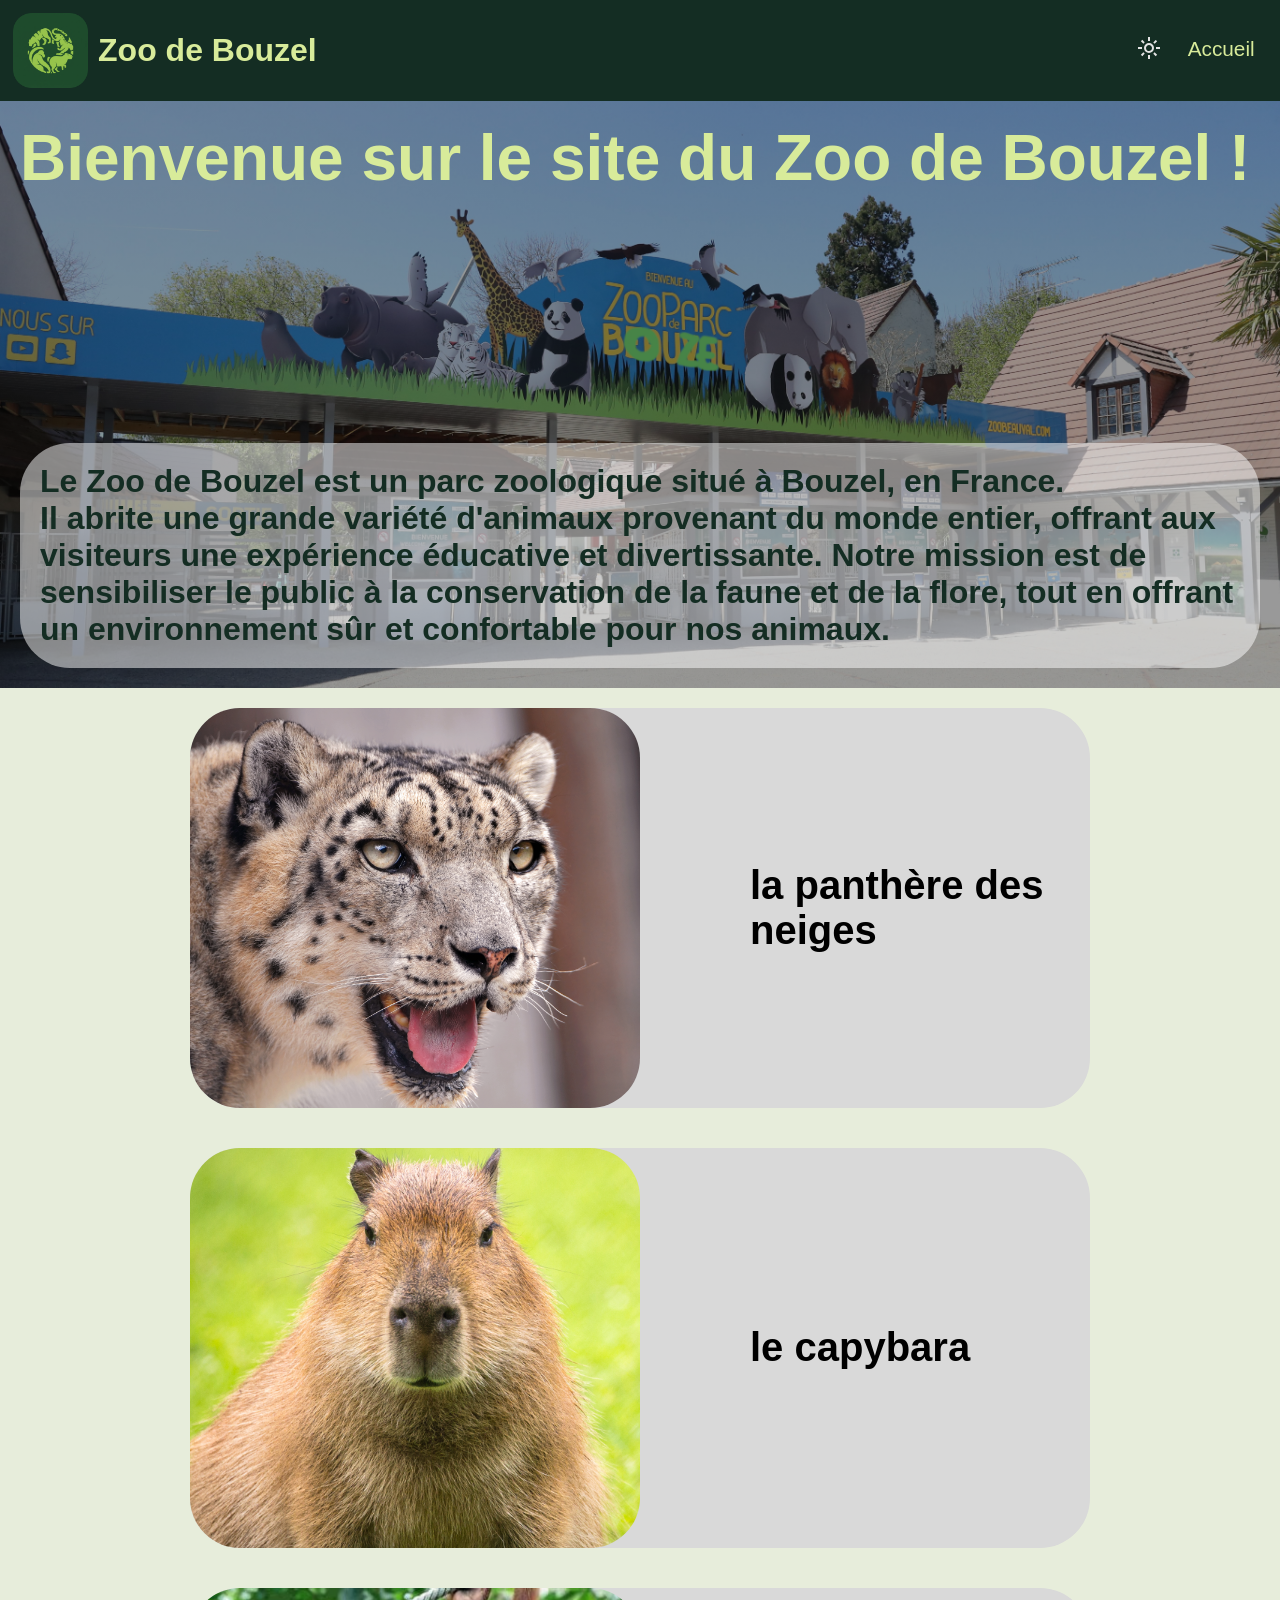
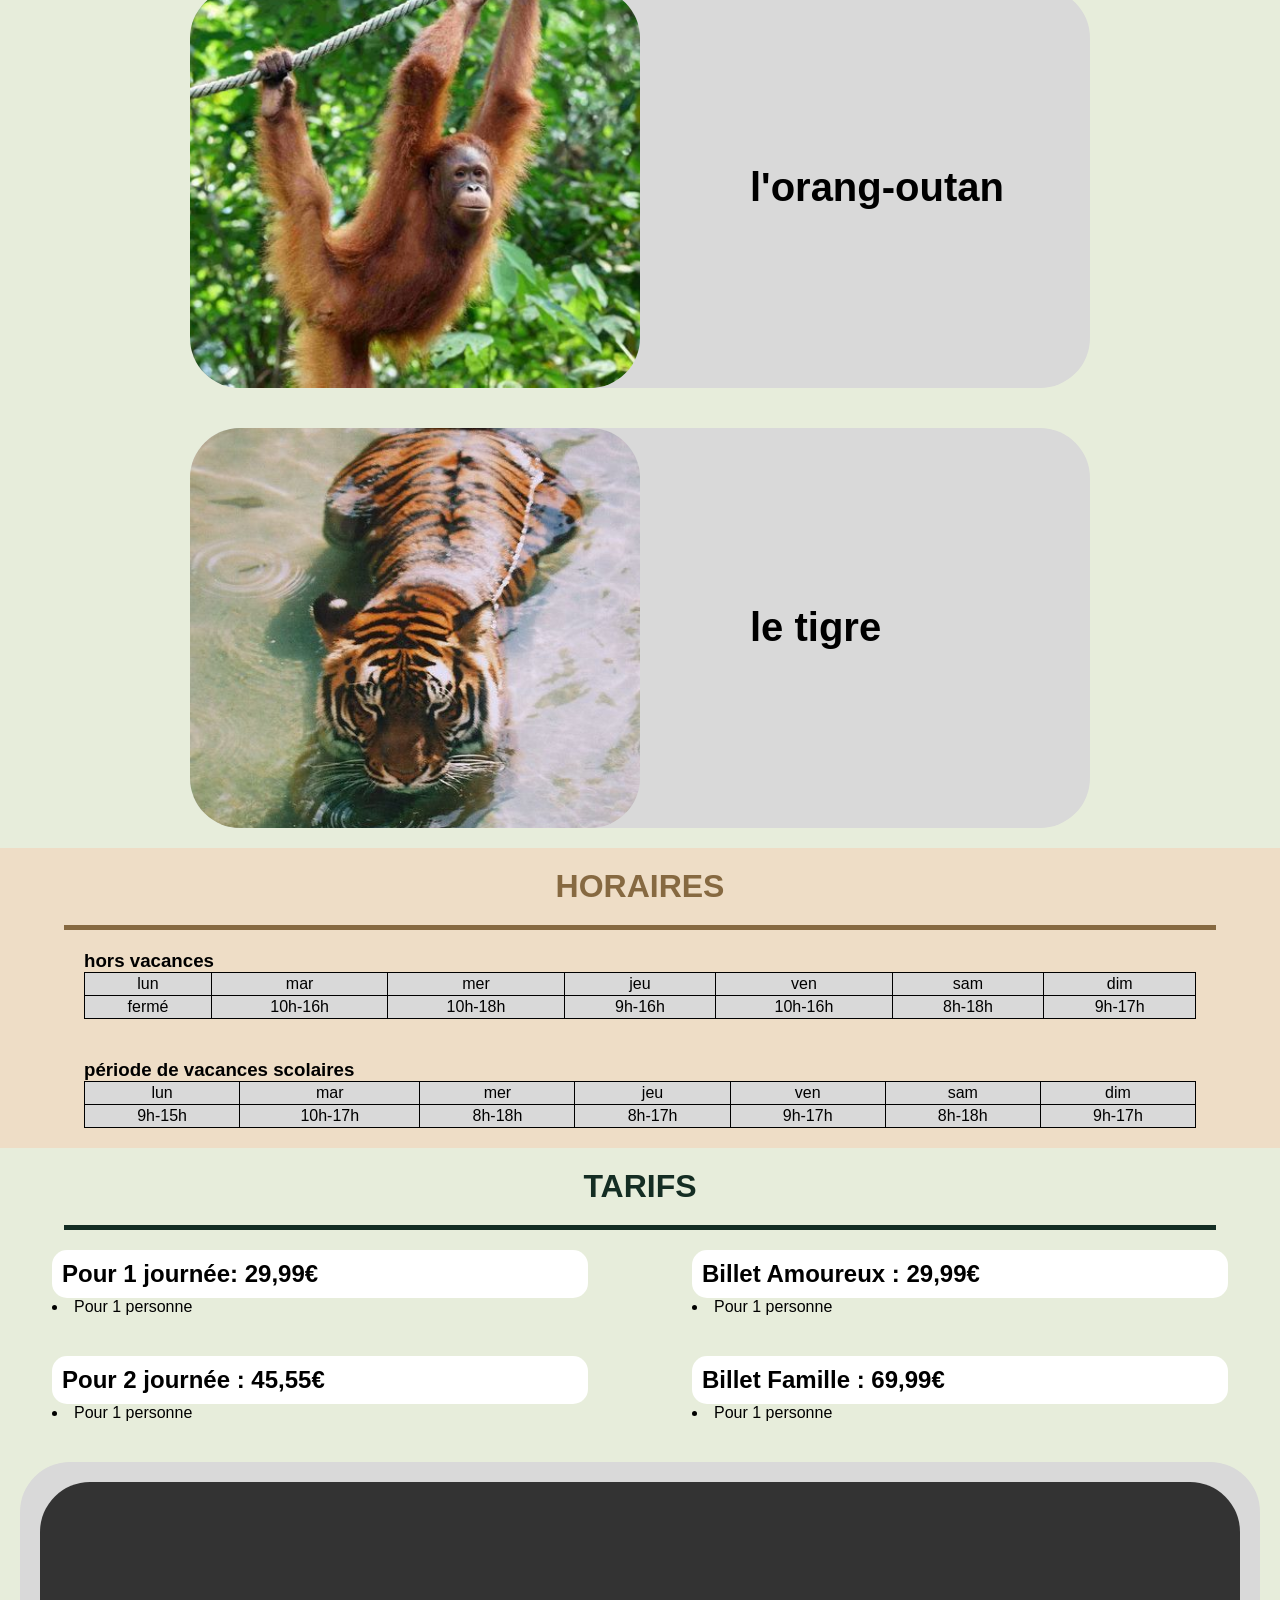
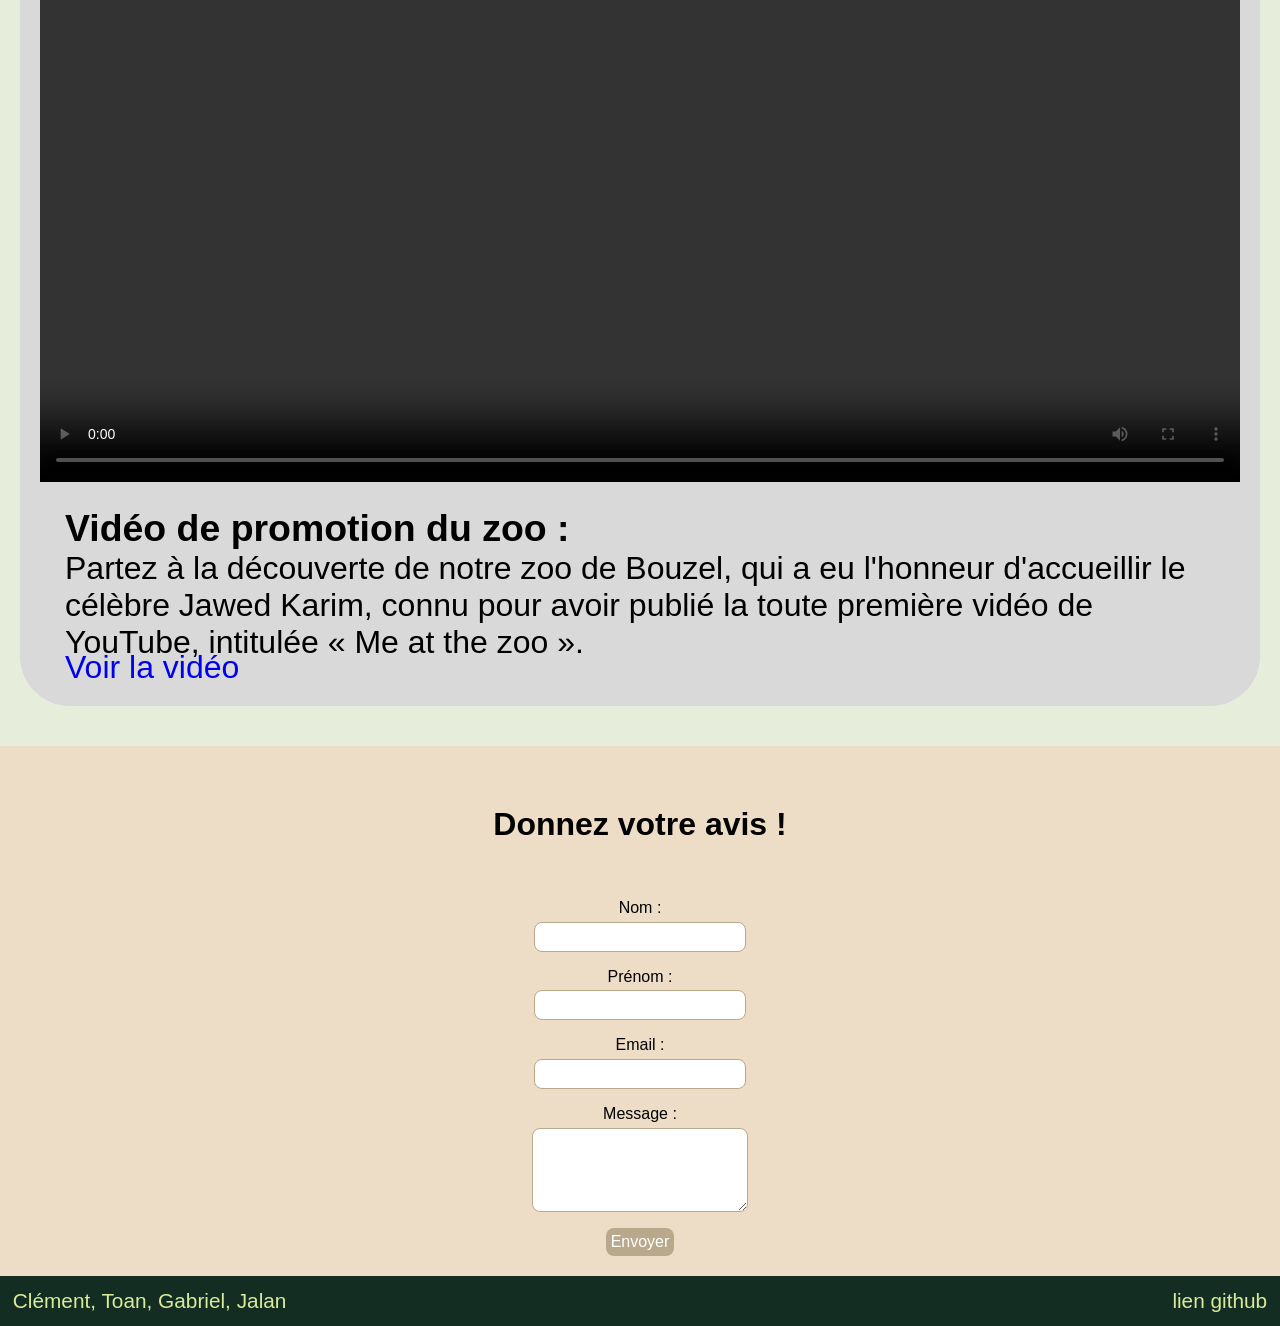
<file: index.html>
<!DOCTYPE html>
<html lang="fr">
<head>
    <meta charset="utf-8">
    <meta name="viewport" content="width=device-width, initial-scale=1">
    <title>Zoo de Bouzel</title>
    <link rel="icon" type="image/png" href="Autres/logo.png">
    <link rel="stylesheet" href="css/global.css">
    <link rel="stylesheet" href="css/index.css">
    <link rel="stylesheet" id="theme" href="css/light.css"> 
    <script src="js/theme-changer.js" defer></script>
</head>

<body>
    <header>
        <img alt="Logo du Zoo" id="logo_header" src="Autres/logo.png">
        <h1 id = "titre">Zoo de Bouzel</h1>
        <button aria-label="Changer le thème" class ="in_header" id="themeChanger" type="button"> <!-- Bouton pour changer le thème / aria-label permet de décrire l'objectif du bouton et aria-hidden="true" permet de cacher le contenu du bouton pour les utilisateurs de lecteurs d'écran -->
            <span aria-hidden="true">
                <svg xmlns="http://www.w3.org/2000/svg" viewBox="0 0 24 24" height="24px" width="24px" fill="#e3e3e3"><path d="M12,21q-3.75,0-6.38-2.63T3,12T5.63,5.63T12,3q0.35,0 0.69,0.02q0.34,0.02 0.66,0.07q-1.03,0.73-1.64,1.89T11.1,7.5q0,2.25 1.57,3.82T16.5,12.9q1.38,0 2.53-0.61t1.88-1.64q0.05,0.33 0.07,0.66T21,12q0,3.75-2.63,6.38T12,21Zm0-2q2.2,0 3.95-1.21t2.55-3.16q-0.5,0.13-1,0.2t-1,0.08q-3.07,0-5.24-2.16Q9.1,10.58 9.1,7.5q0-0.5 0.08-1t0.2-1Q7.43,6.3 6.21,8.05T5,12q0,2.9 2.05,4.95T12,19Zm-0.25-6.75Z"/></svg>
                <svg xmlns="http://www.w3.org/2000/svg" viewBox="0 0 24 24" height="24px" width="24px" fill="#e3e3e3"><path d="M14.13,14.13Q15,13.25 15,12T14.13,9.88T12,9T9.88,9.88T9,12t0.88,2.13T12,15t2.13-0.88ZM8.46,15.54Q7,14.08 7,12Q7,9.92 8.46,8.46T12,7t3.54,1.46T17,12t-1.46,3.54T12,17q-2.07,0-3.54-1.46ZM5,13H1V11H5v2Zm18,0H19V11h4v2ZM11,5V1h2V5H11Zm0,18V19h2v4H11ZM6.4,7.75L3.88,5.32L5.3,3.85l2.4,2.5L6.4,7.75Zm12.3,12.4l-2.42-2.52l1.32-1.38l2.52,2.43L18.7,20.15ZM16.25,6.4l2.43-2.52L20.15,5.3l-2.5,2.4l-1.4-1.3ZM3.85,18.7l2.53-2.43L7.75,17.6L5.33,20.13L3.85,18.7ZM12,12Z"/></svg>
            </span>
        </button>
        <a class= "in_header" href="index.html">Accueil</a>
    </header>
    <!-- <img alt="Image du Zoo" id="premiere_image" src="Autres/entree_zoo.JPG"> -->
    <section id="box1">  
            <h2 >Bienvenue sur le site du Zoo de Bouzel !</h2>
            <p id="intro">
                Le  Zoo de Bouzel est un parc zoologique situé à Bouzel, en France.<br>Il abrite une grande variété d'animaux provenant du monde entier, offrant aux visiteurs une expérience éducative et divertissante.
                Notre mission est de sensibiliser le public à la conservation de la faune et de la flore, tout en offrant un environnement sûr et confortable pour nos animaux.
            </p>      
    </section>
    <section id="box2">
        <a href="pages/animalClement.html" class="switch_box">
            <div class="image_switch" id="image_panthere">
            </div>
            <p class="text_box_left">
                La panthère des neiges vit dans les hautes montagnes d’Asie. Son pelage gris tacheté lui permet de se cacher entre les rochers, même quand il y a de la neige.
            </p>
            <h3 class="text_box_right">
                la panthère des neiges
            </h3>
        </a>
        <a href="pages/animalToan.html" class="switch_box">
            <div class="image_switch" id="image_capybara">
            </div>
            <p class="text_box_left">
                Un corps massif, particulièrement adapté à la nage et un calme sans égale... Le capybara est le plus gros rongeur au monde qui térifie absolument personne. Serieux! qui n'a pas envie de le carresser?
            </p>
            <h3 class="text_box_right">
                le capybara
            </h3>
        </a>
        <a href="pages/animalGabriel.html" class="switch_box">
            <div class="image_switch" id="image_orangoutan">
            </div>
            <p class="text_box_left">
                Lorem ipsum dolor sit amet, consectetur adipiscing elit. Cras augue  ipsum, interdum a 
                felis. Aenean nec blandit ex,  non pharetra nulla. Sed vitae rhoncus turpis, nec finibus ipsum.  Praesent quam ligula, ti
            </p>
            <h3 class="text_box_right">
                l'orang-outan
            </h3>
        </a>
        <a href="pages/animalJalan.html" class="switch_box">
            <div class="image_switch" id="image_tigre">
            </div>
            <p class="text_box_left">
                Le tigre est un animal majestueux.
                C'est le plus grand félin du monde, et il est également l'un des animaux les plus redoutables.
                Vivant dans les forêts tropicales d'Asie, il est donc chinois.
            </p>
            <h3 class="text_box_right">
                le tigre
            </h3>
        </a>
    </section>
    <section id="box3">
        <h2 id="horaires">HORAIRES</h2>
        <div class="vacances">
            <h3 class="dark">hors vacances</h3>
            <table>
                <tr>
                    <td>lun</td>
                    <td>mar</td>
                    <td>mer</td>
                    <td>jeu</td>
                    <td>ven</td>
                    <td>sam</td>
                    <td>dim</td>
                </tr>
                <tr>
                    <td>fermé</td>
                    <td>10h-16h</td>
                    <td>10h-18h</td>
                    <td>9h-16h</td>
                    <td>10h-16h</td>
                    <td>8h-18h</td>
                    <td>9h-17h</td>
                </tr>

            </table>
        </div>
        <div class="vacances">
            <h3 class="dark">période de vacances scolaires</h3>
            <table>
                <tr>
                    <td>lun</td>
                    <td>mar</td>
                    <td>mer</td>
                    <td>jeu</td>
                    <td>ven</td>
                    <td>sam</td>
                    <td>dim</td>
                </tr>
                <tr>
                    <td>9h-15h</td>
                    <td>10h-17h</td>
                    <td>8h-18h</td>
                    <td>8h-17h</td>
                    <td>9h-17h</td>
                    <td>8h-18h</td>
                    <td>9h-17h</td>
                </tr>
            </table>
        </div>
    </section>
    <section id="box4">
        <h2 id="tarif">TARIFS</h2>
        <div class="type_tarif">
            <h3 class="type">
                 Pour 1 journée: 29,99€
            </h3>
            <li class="dark" class="nb_personnes">Pour 1 personne</li>
        </div>
        <div class="type_tarif">
            <h3 class="type">
                Billet Amoureux : 29,99€
            </h3>
            <li  class="dark" class="nb_personnes">Pour 1 personne</li>
        </div>
        <div class="type_tarif">
            <h3 class="type">
                Pour 2 journée : 45,55€
            </h3>
            <li class="dark" class="nb_personnes">Pour 1 personne</li>
        </div>
        <div class="type_tarif">
            <h3 class="type">
                Billet Famille : 69,99€
            </h3>
            <li class="dark" class="nb_personnes">Pour 1 personne</li>
        </div>
        <div id="video_box">
            
            <video id="first_video" controls width="500">
                <source src="Autres/vidéo - me at the zoo.mp4" type="video/mp4">
                <track src="Autres/sout-titre francais.vtt" kind="subtitles" srclang="fr" label="Français" default>
                <track src="Autres/sous-titre japonais.vtt" kind="subtitles" srclang="ja" label="Japonais">
            </video>
           
            <div id="video_box_right">
                <h3 class="dark">Vidéo de promotion du zoo :</h3>
                <p class="dark">
                    Partez à la découverte de notre zoo de Bouzel, qui a eu l'honneur d'accueillir le célèbre Jawed Karim, connu pour avoir publié la toute première vidéo de YouTube, intitulée « Me at the zoo ».
                </p>
                <a id="video_link" href="https://www.youtube.com/watch?v=jNQXAC9IVRw">Voir la vidéo</a>

            </div>
        </div>
        
    </section>
    <form class="dark">
        <h2 class="form" >Donnez votre avis !</h2>
            
        <label>Nom :</label>
        <input type="text" id="nom" name="nom" required>

        <label>Prénom :</label>
        <input type="text" id="prenom" name="prenom" required>

        <label for="email">Email :</label>
        <input type="email" id="email" name="email" required>
        <label for="message">Message :</label>
        <textarea id="message" name="message" rows="4" required></textarea>

        <input type="submit" value="Envoyer">
    </form>
    <footer>
        <p class= "in_footer">Clément, Toan, Gabriel, Jalan</p>
        <a class="in_footer" href="https://github.com/Clement-Barre/Projet-R1.02">lien github</a>      
    </footer>
</body>
</html>
</file>
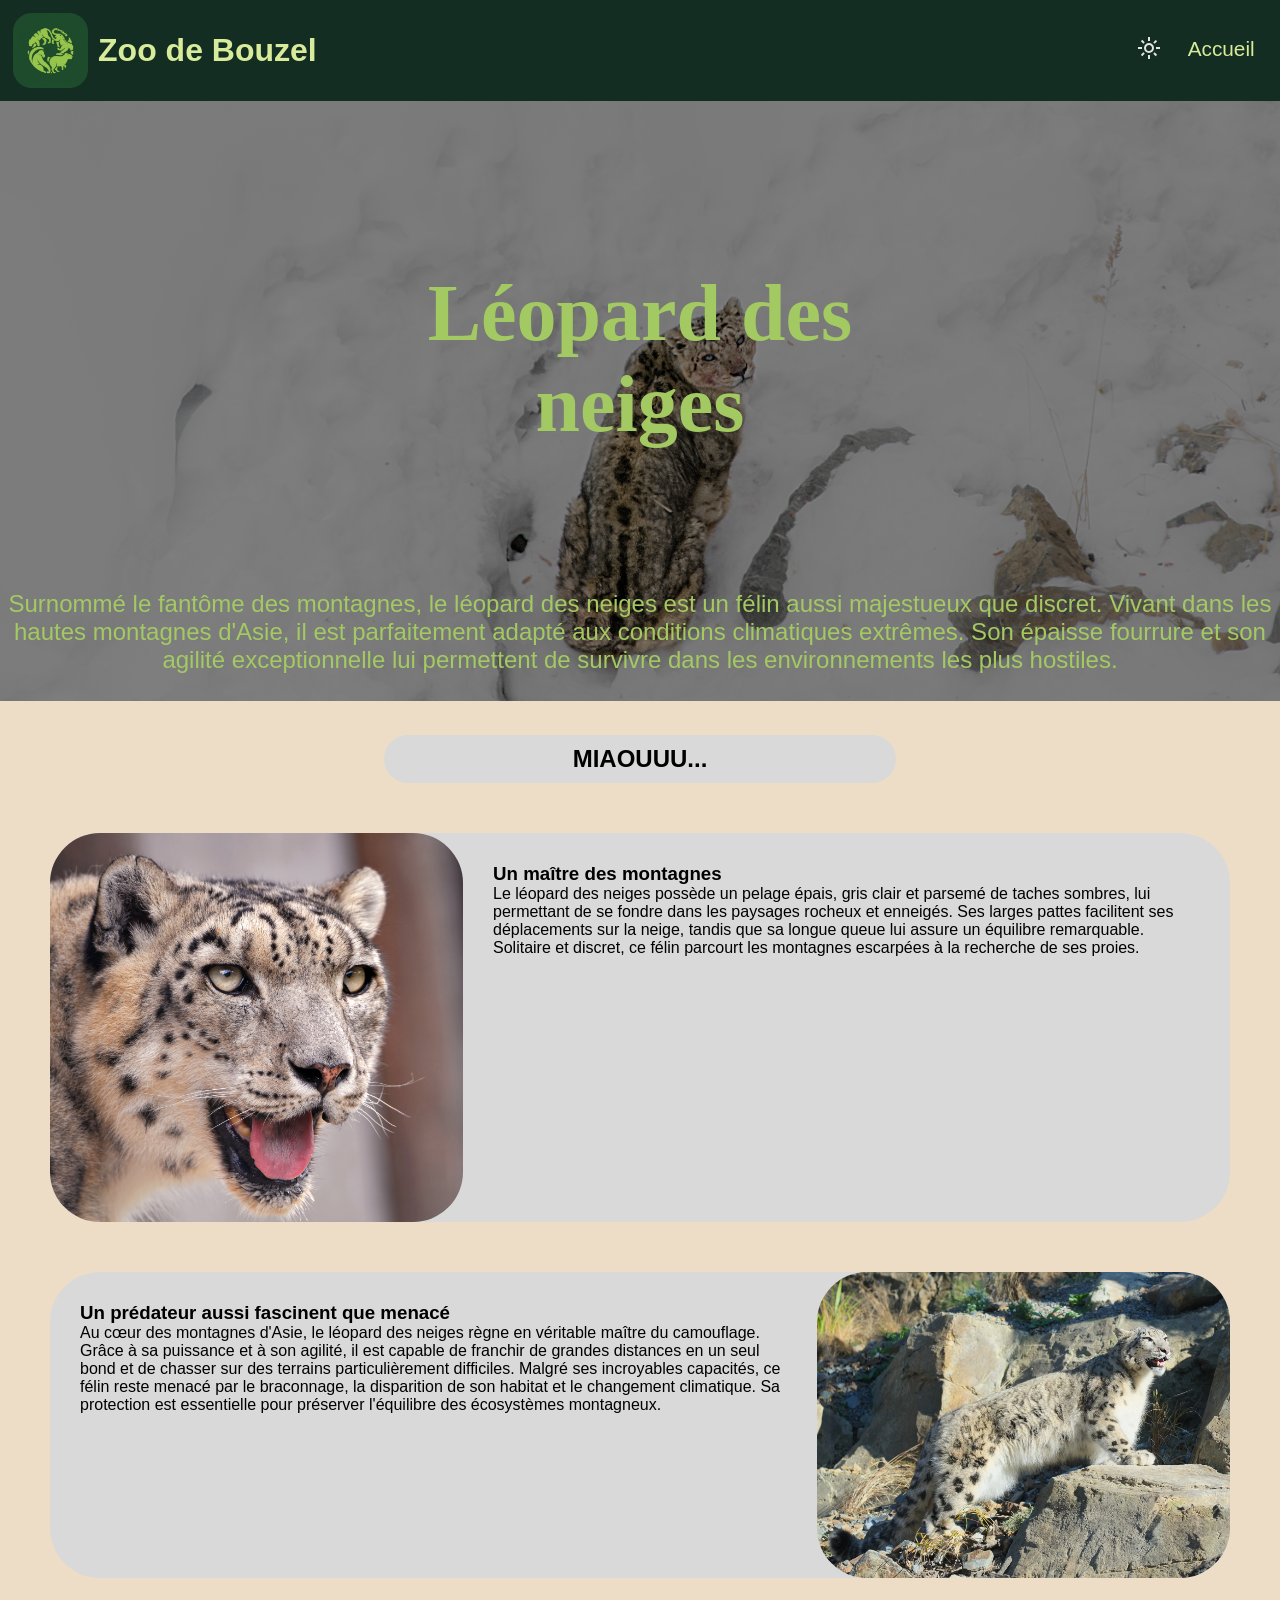
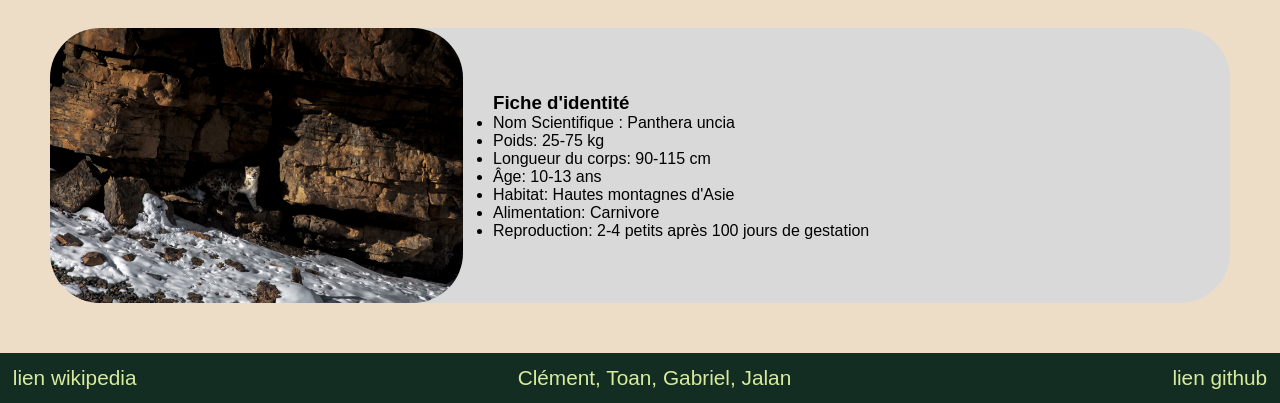
<file: pages/animalClement.html>
<!DOCTYPE html>
<html lang="fr">
<head>
    <meta charset="UTF-8">
    <meta name="viewport" content="width=device-width, initial-scale=1.0">
    <link rel="icon" type="image/png" href="../Autres/logo.png">
    <link rel="stylesheet" href="../css/global.css">
    <link rel="stylesheet" href="../css/animalClement.css">
    <link rel="stylesheet" id="theme" href="../css/light.css">
    <script src="../js/theme-changer.js" defer></script>
    <title>Zoo de Bouzel - Léopard des neiges</title>
</head>
<body>
    <!-- Header -->
<header>
        <img alt="Logo du Zoo" id="logo_header" src="../Autres/logo.png">
        <h1 id = "titre">Zoo de Bouzel</h1>
        <button aria-label="Changer le thème" class ="in_header" id="themeChanger" type="button"> <!-- Bouton pour changer le thème / aria-label permet de décrire l'objectif du bouton et aria-hidden="true" permet de cacher le contenu du bouton pour les utilisateurs de lecteurs d'écran -->
            <span aria-hidden="true">
                <svg xmlns="http://www.w3.org/2000/svg" viewBox="0 0 24 24" height="24px" width="24px" fill="#e3e3e3"><path d="M12,21q-3.75,0-6.38-2.63T3,12T5.63,5.63T12,3q0.35,0 0.69,0.02q0.34,0.02 0.66,0.07q-1.03,0.73-1.64,1.89T11.1,7.5q0,2.25 1.57,3.82T16.5,12.9q1.38,0 2.53-0.61t1.88-1.64q0.05,0.33 0.07,0.66T21,12q0,3.75-2.63,6.38T12,21Zm0-2q2.2,0 3.95-1.21t2.55-3.16q-0.5,0.13-1,0.2t-1,0.08q-3.07,0-5.24-2.16Q9.1,10.58 9.1,7.5q0-0.5 0.08-1t0.2-1Q7.43,6.3 6.21,8.05T5,12q0,2.9 2.05,4.95T12,19Zm-0.25-6.75Z"/></svg>
                <svg xmlns="http://www.w3.org/2000/svg" viewBox="0 0 24 24" height="24px" width="24px" fill="#e3e3e3"><path d="M14.13,14.13Q15,13.25 15,12T14.13,9.88T12,9T9.88,9.88T9,12t0.88,2.13T12,15t2.13-0.88ZM8.46,15.54Q7,14.08 7,12Q7,9.92 8.46,8.46T12,7t3.54,1.46T17,12t-1.46,3.54T12,17q-2.07,0-3.54-1.46ZM5,13H1V11H5v2Zm18,0H19V11h4v2ZM11,5V1h2V5H11Zm0,18V19h2v4H11ZM6.4,7.75L3.88,5.32L5.3,3.85l2.4,2.5L6.4,7.75Zm12.3,12.4l-2.42-2.52l1.32-1.38l2.52,2.43L18.7,20.15ZM16.25,6.4l2.43-2.52L20.15,5.3l-2.5,2.4l-1.4-1.3ZM3.85,18.7l2.53-2.43L7.75,17.6L5.33,20.13L3.85,18.7ZM12,12Z"/></svg>
            </span>
        </button>
        <a class= "in_header" href="../index.html">Accueil</a>
    </header> 
    <!-- Background image with animal name -->
    <div class="image_title">
        <img class="title" alt="Snow leopard in the snow" id="bg_leopard" src="../Autres/Snow_leopard_in_fully_covered_snow.jpg">
        <h1 id="title_animal">Léopard des neiges</h1>
        <p id="sub_title">Surnommé le fantôme des montagnes, 
            le léopard des neiges est un félin aussi majestueux que discret. 
            Vivant dans les hautes montagnes d'Asie, 
            il est parfaitement adapté aux conditions climatiques extrêmes. 
            Son épaisse fourrure et son agilité exceptionnelle lui permettent de survivre 
            dans les environnements les plus hostiles.</p>
    </div>
    <!-- Animal sound -->
    <h2>MIAOUUU...</h2>
    <!-- Global animal description -->
    <div class="card">
        <img id="animal_face" alt="Snow leopard face" class="leopard" src="../Autres/Snow_leopard_portrait.jpg">
        <div class="content">
            <h3 >Un maître des montagnes</h3>

            <p>Le léopard des neiges possède un pelage épais, 
                gris clair et parsemé de taches sombres, 
                lui permettant de se fondre dans les paysages rocheux et enneigés. 
                Ses larges pattes facilitent ses déplacements sur la neige, 
                tandis que sa longue queue lui assure un équilibre remarquable. 
                Solitaire et discret, 
                ce félin parcourt les montagnes escarpées à la recherche de ses proies.</p>
        </div>
    </div>
    <!-- Importante information -->
    <div class="card" id="reverse_card">
        <img class="leopard" alt="Snow leopard standing among rocks" src="../Autres/Snow_Leopard_standing_among_rocks.jpg">
        <div class="content">
            <h3>Un prédateur aussi fascinent que menacé</h3>
            <p>Au cœur des montagnes d'Asie, 
                le léopard des neiges règne en véritable maître du camouflage. 
                Grâce à sa puissance et à son agilité, 
                il est capable de franchir de grandes distances en un seul bond et de chasser 
                sur des terrains particulièrement difficiles. Malgré ses incroyables capacités, 
                ce félin reste menacé par le braconnage, 
                la disparition de son habitat et le changement climatique. 
                Sa protection est essentielle pour préserver l'équilibre des écosystèmes montagneux.</p>
        </div>
    </div>
    <!-- Precise description -->
    <div class="card">
        <img class="leopard" alt="Snow leopard in a cavity" src="../Autres/Snow_leopard_in_rock_cavity.jpg">
        <div class="content" id="id_card">
        <h3>Fiche d'identité</h3>
        <ul>
            <li>Nom Scientifique : Panthera uncia</li>
            <li>Poids: 25-75 kg</li>
            <li>Longueur du corps: 90-115 cm</li>
            <li>Âge: 10-13 ans</li>
            <li>Habitat: Hautes montagnes d'Asie</li>
            <li>Alimentation: Carnivore</li>
            <li>Reproduction: 2-4 petits après 100 jours de gestation</li>
        </ul>
        </div>
    </div>
    <!-- Footer -->
    <footer>
        <a class="in_footer" href="https://fr.wikipedia.org/wiki/Panth%C3%A8re_des_neiges">lien wikipedia</a>
        <p class="in_footer">Clément, Toan, Gabriel, Jalan</p>
        <a class="in_footer" href="https://github.com/Clement-Barre/Projet-R1.02">lien github</a>
    </footer>
</body>
</html>
</file>
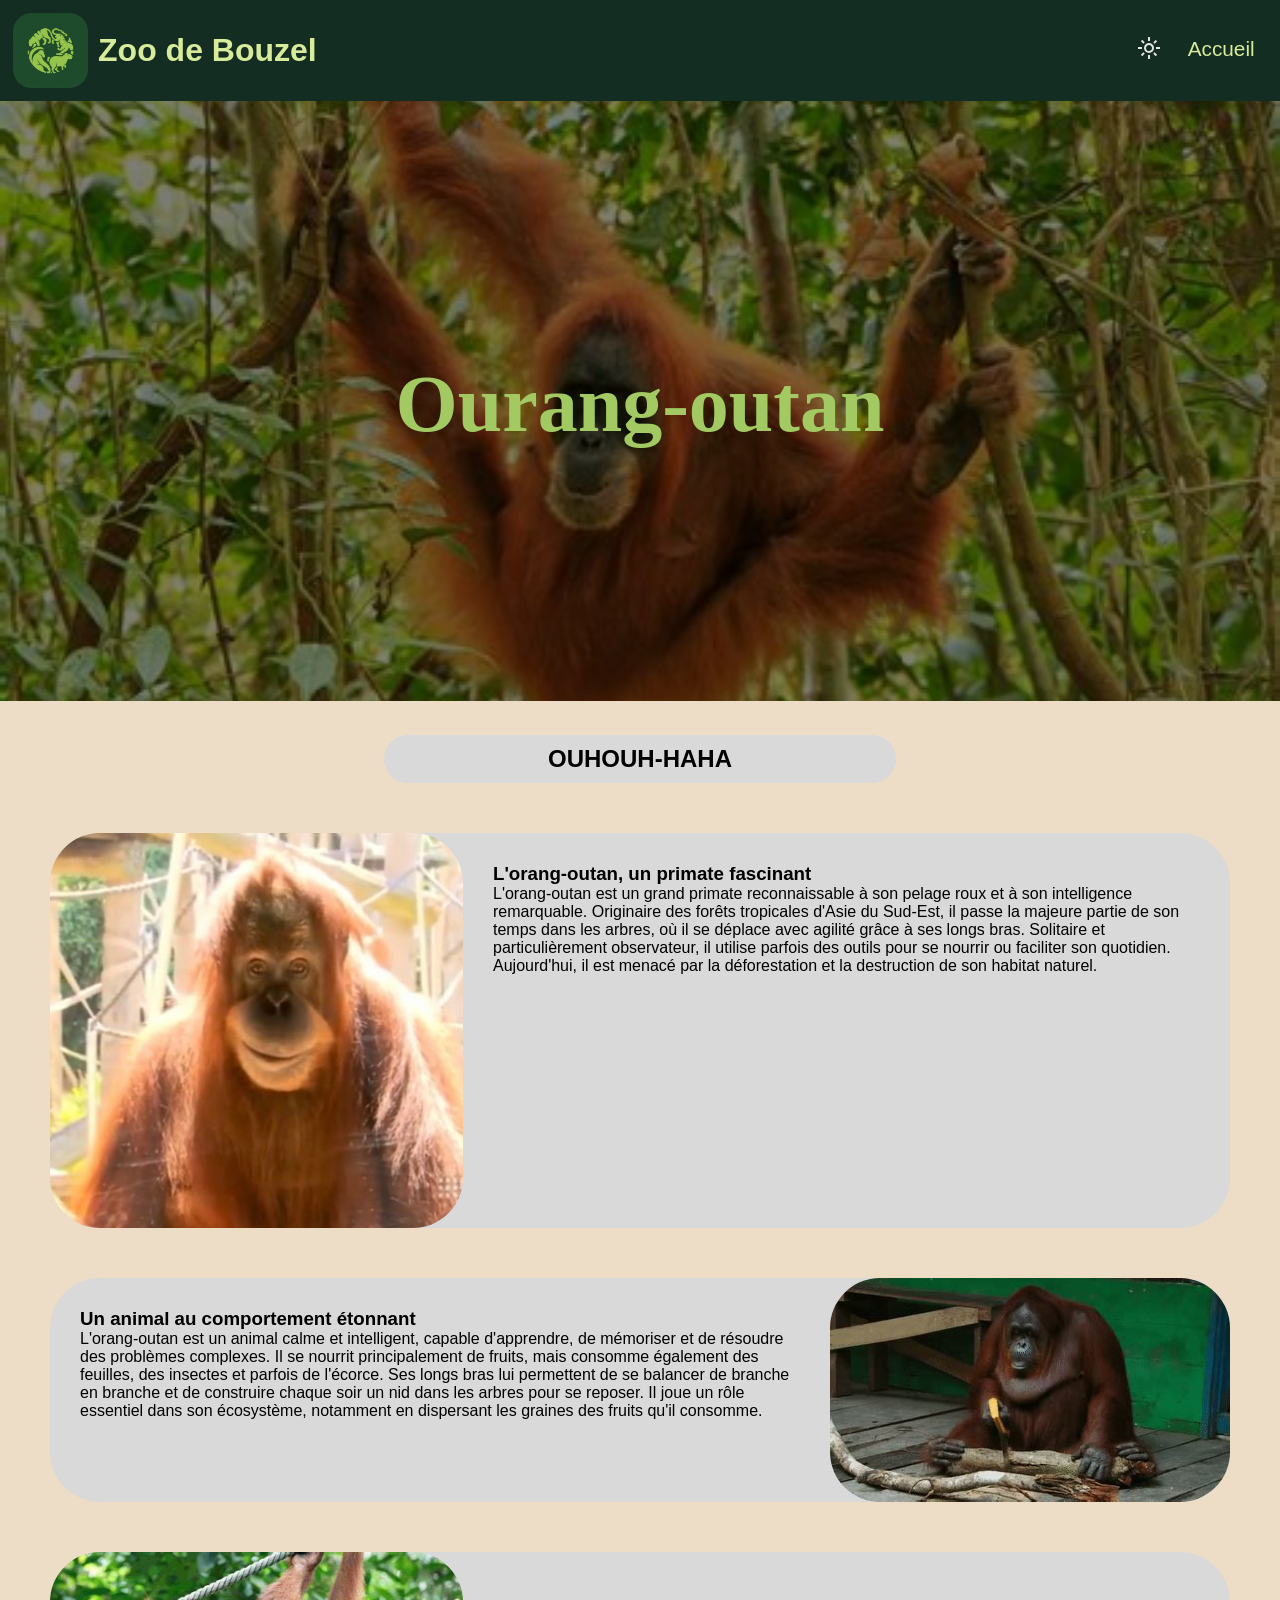
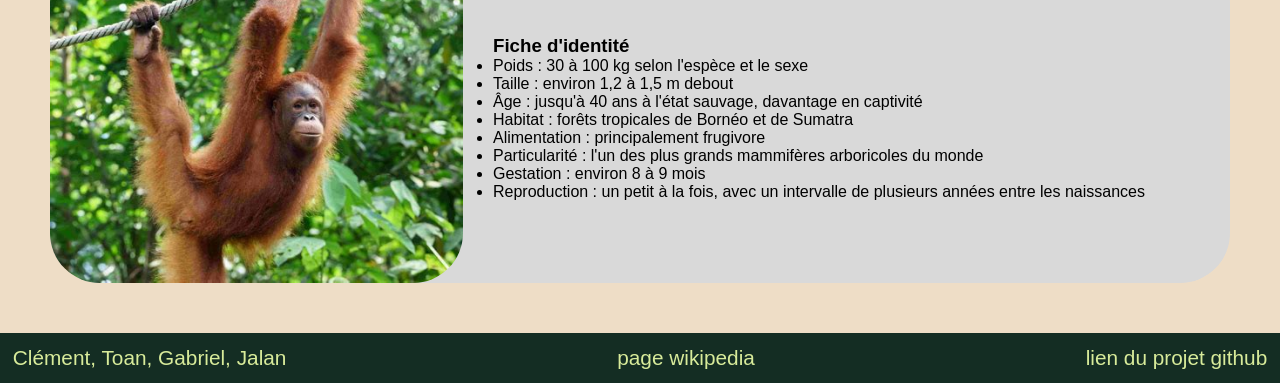
<file: pages/animalGabriel.html>
<!DOCTYPE html>
<html lang="fr">
<head>
    <meta charset="UTF-8">
    <meta name="viewport" content="width=device-width, initial-scale=1.0">
    <link rel="icon" type="image/png" href="../Autres/logo.png">
    <link rel="stylesheet" href="../css/global.css">
    <link rel="stylesheet" id="theme" href="../css/light.css">
    <link rel="stylesheet" href="../css/animalGabriel.css">
    <script src="../js/theme-changer.js" defer></script>

    <title>Ourang-outan</title>
</head>

<body>
    <header>
        <img alt="Logo du Zoo" id="logo_header" src="../Autres/logo.png">
        <h1 id = "titre">Zoo de Bouzel</h1>
        <button aria-label="Changer le thème" class ="in_header" id="themeChanger" type="button"> <!-- Bouton pour changer le thème / aria-label permet de décrire l'objectif du bouton et aria-hidden="true" permet de cacher le contenu du bouton pour les utilisateurs de lecteurs d'écran -->
            <span aria-hidden="true">
                <svg xmlns="http://www.w3.org/2000/svg" viewBox="0 0 24 24" height="24px" width="24px" fill="#e3e3e3"><path d="M12,21q-3.75,0-6.38-2.63T3,12T5.63,5.63T12,3q0.35,0 0.69,0.02q0.34,0.02 0.66,0.07q-1.03,0.73-1.64,1.89T11.1,7.5q0,2.25 1.57,3.82T16.5,12.9q1.38,0 2.53-0.61t1.88-1.64q0.05,0.33 0.07,0.66T21,12q0,3.75-2.63,6.38T12,21Zm0-2q2.2,0 3.95-1.21t2.55-3.16q-0.5,0.13-1,0.2t-1,0.08q-3.07,0-5.24-2.16Q9.1,10.58 9.1,7.5q0-0.5 0.08-1t0.2-1Q7.43,6.3 6.21,8.05T5,12q0,2.9 2.05,4.95T12,19Zm-0.25-6.75Z"/></svg>
                <svg xmlns="http://www.w3.org/2000/svg" viewBox="0 0 24 24" height="24px" width="24px" fill="#e3e3e3"><path d="M14.13,14.13Q15,13.25 15,12T14.13,9.88T12,9T9.88,9.88T9,12t0.88,2.13T12,15t2.13-0.88ZM8.46,15.54Q7,14.08 7,12Q7,9.92 8.46,8.46T12,7t3.54,1.46T17,12t-1.46,3.54T12,17q-2.07,0-3.54-1.46ZM5,13H1V11H5v2Zm18,0H19V11h4v2ZM11,5V1h2V5H11Zm0,18V19h2v4H11ZM6.4,7.75L3.88,5.32L5.3,3.85l2.4,2.5L6.4,7.75Zm12.3,12.4l-2.42-2.52l1.32-1.38l2.52,2.43L18.7,20.15ZM16.25,6.4l2.43-2.52L20.15,5.3l-2.5,2.4l-1.4-1.3ZM3.85,18.7l2.53-2.43L7.75,17.6L5.33,20.13L3.85,18.7ZM12,12Z"/></svg>
            </span>
        </button>
        <a class= "in_header" href="../index.html">Accueil</a>
    </header> 
    <div class="image_titre">
        <img alt="Oueang-Outan titre" class="title" id="bg_monkey" src="../Autres/orangoutan_chill.jpg">
        <h1 id="titre_animal">Ourang-outan</h1>
        <p id="sous_titre">
        </p>
    </div>
    <h2>OUHOUH-HAHA</h2>

    <div class="card">
        <img alt="Orang-outan regardant la caméra" id="creepy_monkey" class="monkey" src="../Autres/orangoutan_creepy.jpg">
        <div class="content">
            <h3>L'orang-outan, un primate fascinant</h3>

            <p>L'orang-outan est un grand primate reconnaissable à son pelage roux et à son intelligence remarquable. Originaire des forêts tropicales d'Asie du Sud-Est, il passe la majeure partie de son temps dans les arbres, où il se déplace avec agilité grâce à ses longs bras. Solitaire et particulièrement observateur, il utilise parfois des outils pour se nourrir ou faciliter son quotidien. Aujourd'hui, il est menacé par la déforestation et la destruction de son habitat naturel.

            </p>
        </div>
    </div>

    <div class="card" id="reverse_card">
        <img alt="Orang-outan coupant du bois" class="monkey" src="../Autres/orangoutan_sawing.jpg">
        <div class="content">
            <h3>Un animal au comportement étonnant</h3>

            <p >L'orang-outan est un animal calme et intelligent, capable d'apprendre, de mémoriser et de résoudre des problèmes complexes. Il se nourrit principalement de fruits, mais consomme également des feuilles, des insectes et parfois de l'écorce. Ses longs bras lui permettent de se balancer de branche en branche et de construire chaque soir un nid dans les arbres pour se reposer. Il joue un rôle essentiel dans son écosystème, notamment en dispersant les graines des fruits qu'il consomme.

        </div>
    </div>

    <div class="card">
        <img alt="Orang-outan suspendu" class="monkey" src="../Autres/orangoutan.jpg">
        
        <div class="content" id="id_card">
        <h3>Fiche d'identité</h3>
        <ul>
            <li>Poids : 30 à 100 kg selon l'espèce et le sexe</li>
            <li>Taille : environ 1,2 à 1,5 m debout</li>
            <li>Âge : jusqu'à 40 ans à l'état sauvage, davantage en captivité</li>
            <li>Habitat : forêts tropicales de Bornéo et de Sumatra</li>
            <li>Alimentation : principalement frugivore</li>
            <li>Particularité : l'un des plus grands mammifères arboricoles du monde</li>
            <li>Gestation : environ 8 à 9 mois</li>
            <li>Reproduction : un petit à la fois, avec un intervalle de plusieurs années entre les naissances</li>

        </ul>
        </div>
    </div>
    <footer>
        <p class= "in_footer">Clément, Toan, Gabriel, Jalan</p>
        <a class="in_footer" href="https://fr.wikipedia.org/wiki/Orang-outan">page wikipedia</a>
        <a class="in_footer" href="https://github.com/Clement-Barre/Projet-R1.02">lien du projet github</a>
    </footer>
</body>

</html>
</file>
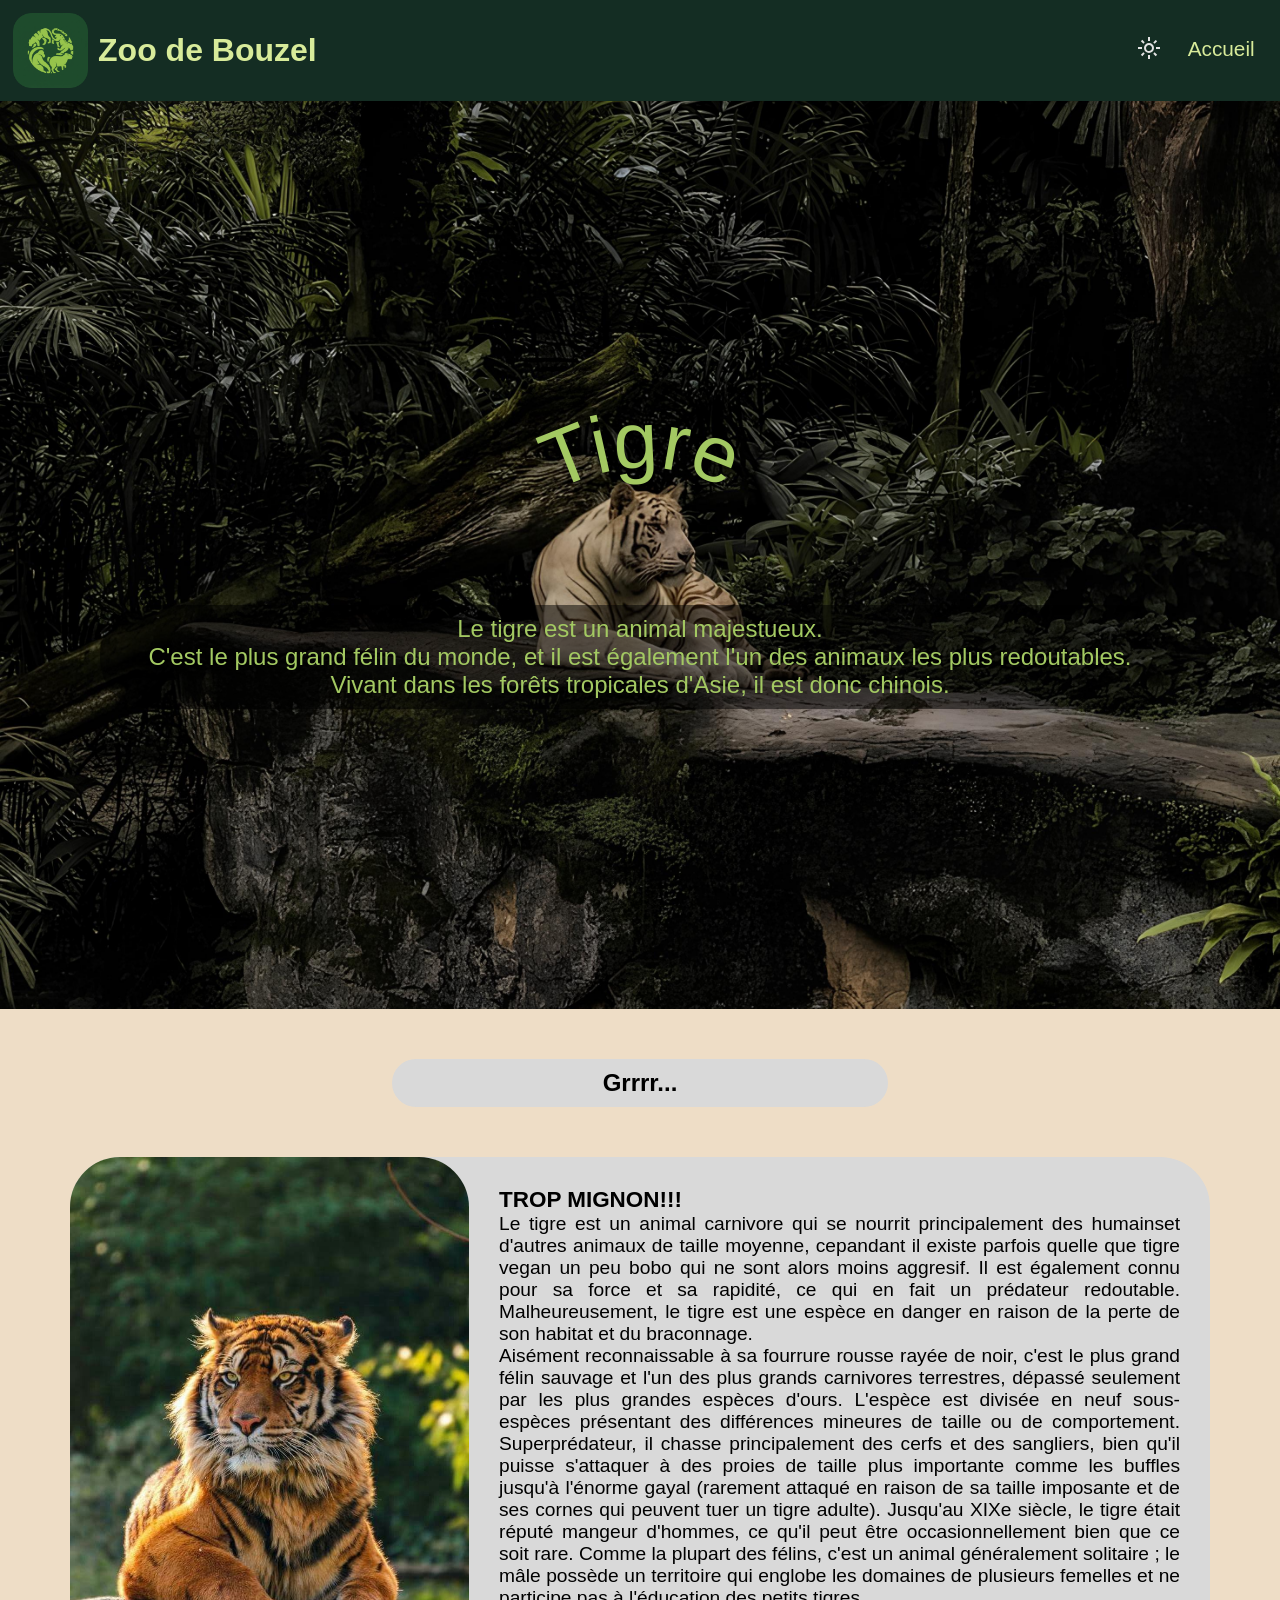
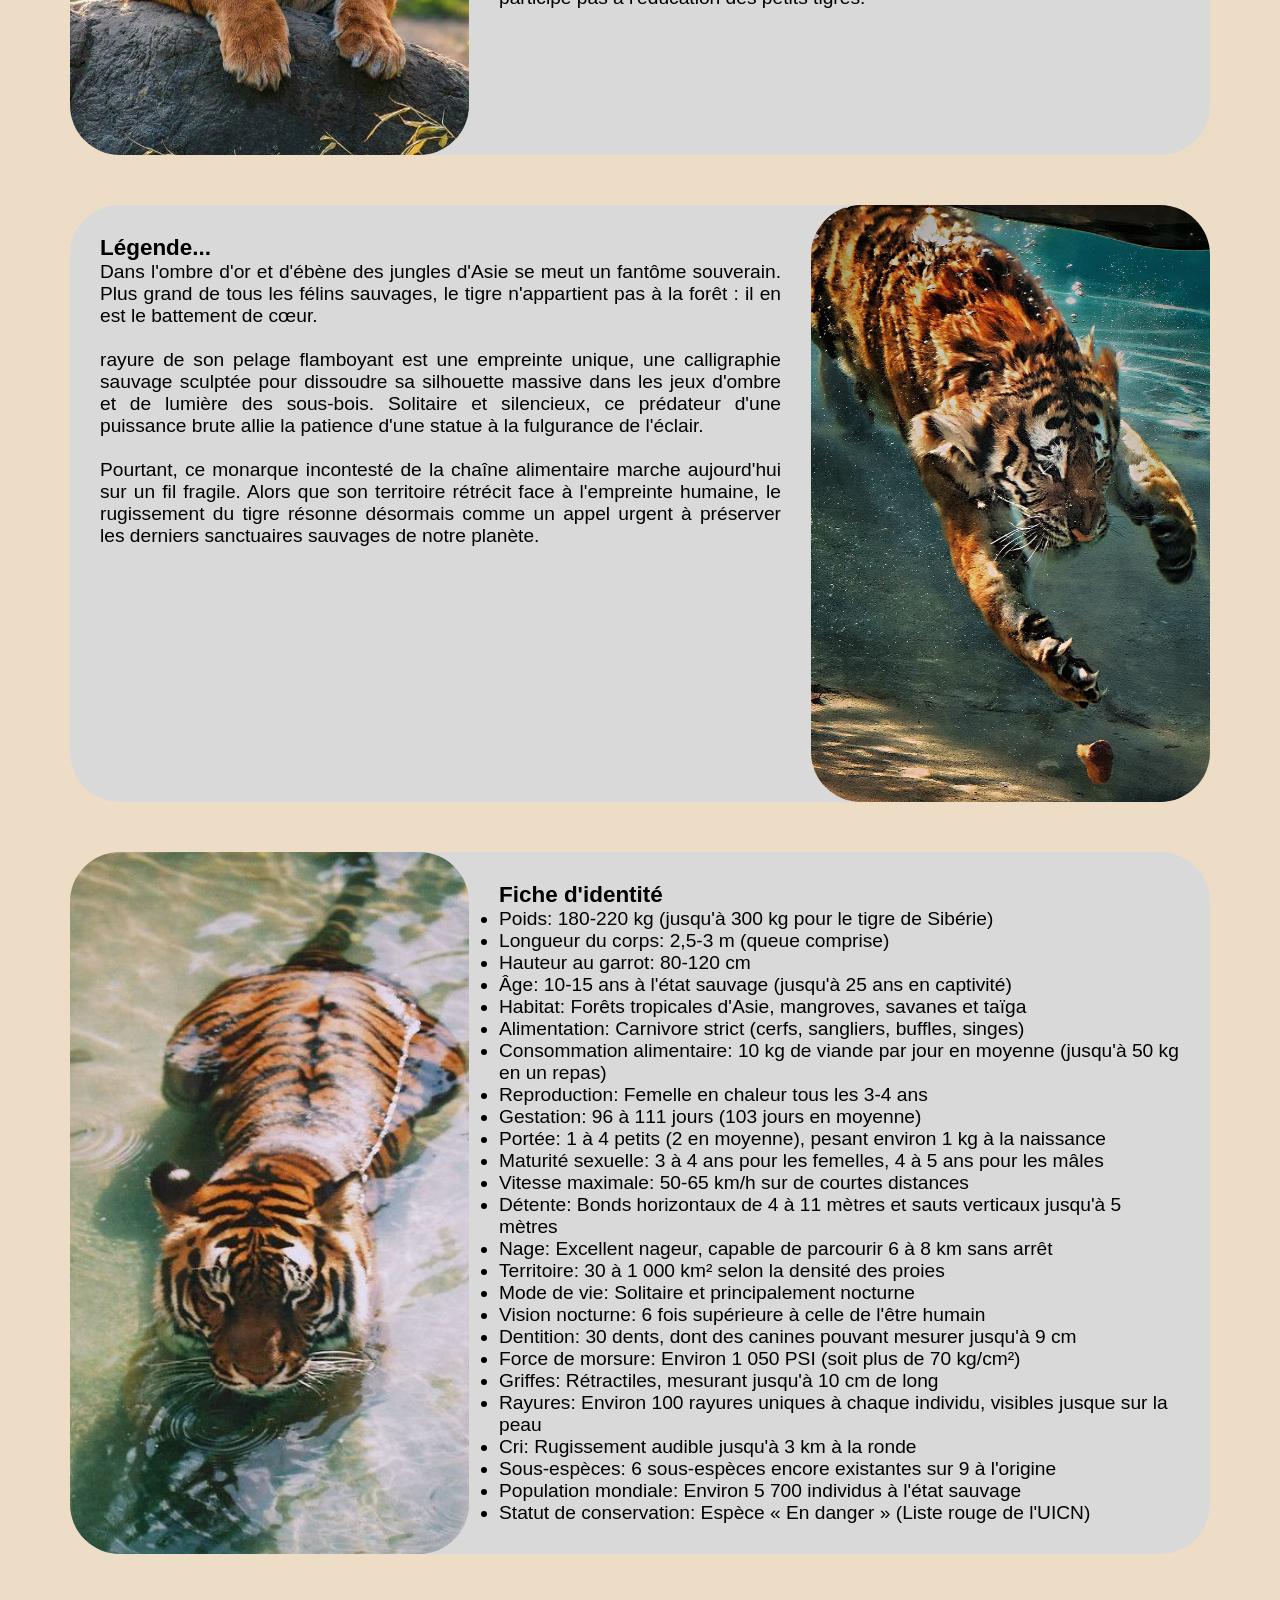
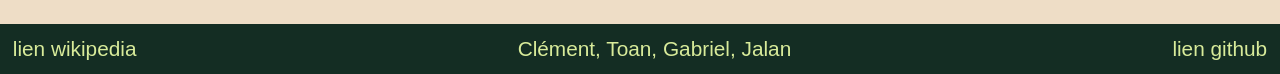
<file: pages/animalJalan.html>
<!DOCTYPE html>
<html  lang="fr">
<head>
    <meta charset="utf-8">
    <meta name="viewport" content="width=device-width, initial-scale=1.0">
    <title>Zoo de Bouzel - Tigre</title>
    <link rel="icon" type="image/png" href="../Autres/logo.png">
    <link rel="stylesheet" href="../css/global.css">
    <link rel="stylesheet" href="../css/animalJalan.css">
    <link rel="stylesheet" id="theme" href="../css/light.css">
    <script src="../js/theme-changer.js" defer></script>
</head>
<body>
    <header>
        <img alt="Logo du Zoo" id="logo_header" src="../Autres/logo.png">
        <h1 id = "titre">Zoo de Bouzel</h1>
        <button aria-label="Changer le thème" class ="in_header" id="themeChanger" type="button"> <!-- Bouton pour changer le thème / aria-label permet de décrire l'objectif du bouton et aria-hidden="true" permet de cacher le contenu du bouton pour les utilisateurs de lecteurs d'écran -->
            <span aria-hidden="true">
                <svg xmlns="http://www.w3.org/2000/svg" viewBox="0 0 24 24" height="24px" width="24px" fill="#e3e3e3"><path d="M12,21q-3.75,0-6.38-2.63T3,12T5.63,5.63T12,3q0.35,0 0.69,0.02q0.34,0.02 0.66,0.07q-1.03,0.73-1.64,1.89T11.1,7.5q0,2.25 1.57,3.82T16.5,12.9q1.38,0 2.53-0.61t1.88-1.64q0.05,0.33 0.07,0.66T21,12q0,3.75-2.63,6.38T12,21Zm0-2q2.2,0 3.95-1.21t2.55-3.16q-0.5,0.13-1,0.2t-1,0.08q-3.07,0-5.24-2.16Q9.1,10.58 9.1,7.5q0-0.5 0.08-1t0.2-1Q7.43,6.3 6.21,8.05T5,12q0,2.9 2.05,4.95T12,19Zm-0.25-6.75Z"/></svg>
                <svg xmlns="http://www.w3.org/2000/svg" viewBox="0 0 24 24" height="24px" width="24px" fill="#e3e3e3"><path d="M14.13,14.13Q15,13.25 15,12T14.13,9.88T12,9T9.88,9.88T9,12t0.88,2.13T12,15t2.13-0.88ZM8.46,15.54Q7,14.08 7,12Q7,9.92 8.46,8.46T12,7t3.54,1.46T17,12t-1.46,3.54T12,17q-2.07,0-3.54-1.46ZM5,13H1V11H5v2Zm18,0H19V11h4v2ZM11,5V1h2V5H11Zm0,18V19h2v4H11ZM6.4,7.75L3.88,5.32L5.3,3.85l2.4,2.5L6.4,7.75Zm12.3,12.4l-2.42-2.52l1.32-1.38l2.52,2.43L18.7,20.15ZM16.25,6.4l2.43-2.52L20.15,5.3l-2.5,2.4l-1.4-1.3ZM3.85,18.7l2.53-2.43L7.75,17.6L5.33,20.13L3.85,18.7ZM12,12Z"/></svg>
            </span>
        </button>
        <a class= "in_header" href="../index.html">Accueil</a>
    </header> 
    <!-- Background image with animal name -->
    <section class="image_titre">
        <svg width="260" height="200">
            <path id="curv" d="M 0 120 C 0 120, 130 0, 260 120"></path>
            <text class="titre" text-anchor="middle">
                <textpath class="titre-path" href="#curv" startOffset="50%">Tigre</textpath>
            </text>
        </svg>
        <p id="sous_titre">Le tigre est un animal majestueux.<br> 
            C'est le plus grand félin du monde, et il est également l'un des animaux les plus redoutables.<br> 
            Vivant dans les forêts tropicales d'Asie, il est donc chinois.</p>
    </section>
    <!--Contenue pricipal-->
    <main class="conteneur">
        <h2 class="titre-section">Grrrr...</h2>
        <!--Carte 1-->
        <section class="card">
            <img class="animal" alt="Tigre sur un rocher" src="../Autres/imgTigre/tigre2.jpg">
            <div class="content">
                <h3>TROP MIGNON!!!</h3>
                <p>Le tigre est un animal carnivore qui se nourrit principalement des humainset d'autres animaux de taille moyenne, 
                    cepandant il existe parfois quelle que tigre vegan un peu bobo qui ne sont alors moins aggresif. 
                    Il est également connu pour sa force et sa rapidité, ce qui en fait un prédateur redoutable. 
                    Malheureusement, le tigre est une espèce en danger en raison de la perte de son habitat et du braconnage.<br>
                    Aisément reconnaissable à sa fourrure rousse rayée de noir, 
                    c'est le plus grand félin sauvage et l'un des plus grands carnivores terrestres, 
                    dépassé seulement par les plus grandes espèces d'ours. 
                    L'espèce est divisée en neuf sous-espèces présentant des différences mineures de taille ou de comportement. 
                    Superprédateur, il chasse principalement des cerfs et des sangliers, 
                    bien qu'il puisse s'attaquer à des proies de taille plus importante comme les buffles jusqu'à l'énorme gayal 
                    (rarement attaqué en raison de sa taille imposante et de ses cornes qui peuvent tuer un tigre adulte). 
                    Jusqu'au XIXe siècle, le tigre était réputé mangeur d'hommes, 
                    ce qu'il peut être occasionnellement bien que ce soit rare. Comme la plupart des félins, 
                    c'est un animal généralement solitaire ; 
                    le mâle possède un territoire qui englobe les domaines de plusieurs femelles et ne participe pas à l'éducation des petits tigres.</p>
            </div>
        </section>
        <!--Carte 2-->
        <section class="card inverse" id="reverse_card">
            <img class="animal" alt="Tigre dans l'eau" src="../Autres/imgTigre/tigre3.jpg">
            <div class="content">
                <h3>Légende...</h3>
                <p>Dans l'ombre d'or et d'ébène des jungles d'Asie se meut un fantôme souverain. 
                    Plus grand de tous les félins sauvages, le tigre n'appartient pas à la forêt : 
                    il en est le battement de cœur. <br> <br> rayure de son pelage flamboyant est une empreinte unique, 
                    une calligraphie sauvage sculptée pour dissoudre sa silhouette massive dans les jeux d'ombre et de lumière des sous-bois. 
                    Solitaire et silencieux, ce prédateur d'une puissance brute allie la patience d'une statue à la fulgurance de l'éclair.<br> <br> 
                    Pourtant, ce monarque incontesté de la chaîne alimentaire marche aujourd'hui sur un fil fragile. 
                    Alors que son territoire rétrécit face à l'empreinte humaine, 
                    le rugissement du tigre résonne désormais comme un appel urgent à préserver les derniers sanctuaires sauvages de notre planète.</p>
            </div>
        </section>
        <!--carte 3-->
        <section class="card">
            <img class="animal" alt="Tigre qui se repose" src="../Autres/imgTigre/tigre1.jpg">
            <div class="content">
                <h3>Fiche d'identité</h3>
                <ul>
                    <li>Poids: 180-220 kg (jusqu'à 300 kg pour le tigre de Sibérie)</li>
                    <li>Longueur du corps: 2,5-3 m (queue comprise)</li>
                    <li>Hauteur au garrot: 80-120 cm</li>
                    <li>Âge: 10-15 ans à l'état sauvage (jusqu'à 25 ans en captivité)</li>
                    <li>Habitat: Forêts tropicales d'Asie, mangroves, savanes et taïga</li>
                    <li>Alimentation: Carnivore strict (cerfs, sangliers, buffles, singes)</li>
                    <li>Consommation alimentaire: 10 kg de viande par jour en moyenne (jusqu'à 50 kg en un repas)</li>
                    <li>Reproduction: Femelle en chaleur tous les 3-4 ans</li>
                    <li>Gestation: 96 à 111 jours (103 jours en moyenne)</li>
                    <li>Portée: 1 à 4 petits (2 en moyenne), pesant environ 1 kg à la naissance</li>
                    <li>Maturité sexuelle: 3 à 4 ans pour les femelles, 4 à 5 ans pour les mâles</li>
                    <li>Vitesse maximale: 50-65 km/h sur de courtes distances</li>
                    <li>Détente: Bonds horizontaux de 4 à 11 mètres et sauts verticaux jusqu'à 5 mètres</li>
                    <li>Nage: Excellent nageur, capable de parcourir 6 à 8 km sans arrêt</li>
                    <li>Territoire: 30 à 1 000 km² selon la densité des proies</li>
                    <li>Mode de vie: Solitaire et principalement nocturne</li>
                    <li>Vision nocturne: 6 fois supérieure à celle de l'être humain</li>
                    <li>Dentition: 30 dents, dont des canines pouvant mesurer jusqu'à 9 cm</li>
                    <li>Force de morsure: Environ 1 050 PSI (soit plus de 70 kg/cm²)</li>
                    <li>Griffes: Rétractiles, mesurant jusqu'à 10 cm de long</li>
                    <li>Rayures: Environ 100 rayures uniques à chaque individu, visibles jusque sur la peau</li>
                    <li>Cri: Rugissement audible jusqu'à 3 km à la ronde</li>
                    <li>Sous-espèces: 6 sous-espèces encore existantes sur 9 à l'origine</li>
                    <li>Population mondiale: Environ 5 700 individus à l'état sauvage</li>
                    <li>Statut de conservation: Espèce « En danger » (Liste rouge de l'UICN)</li>
                </ul>
            </div>
        </section>
    </main>
    <footer>
        <a class="in_footer" href="https://fr.wikipedia.org/wiki/Tigre">lien wikipedia</a>
        <p class="in_footer">Clément, Toan, Gabriel, Jalan</p>
        <a class="in_footer" href="https://github.com/Clement-Barre/Projet-R1.02">lien github</a>
    </footer>
</body>
</html>
</file>
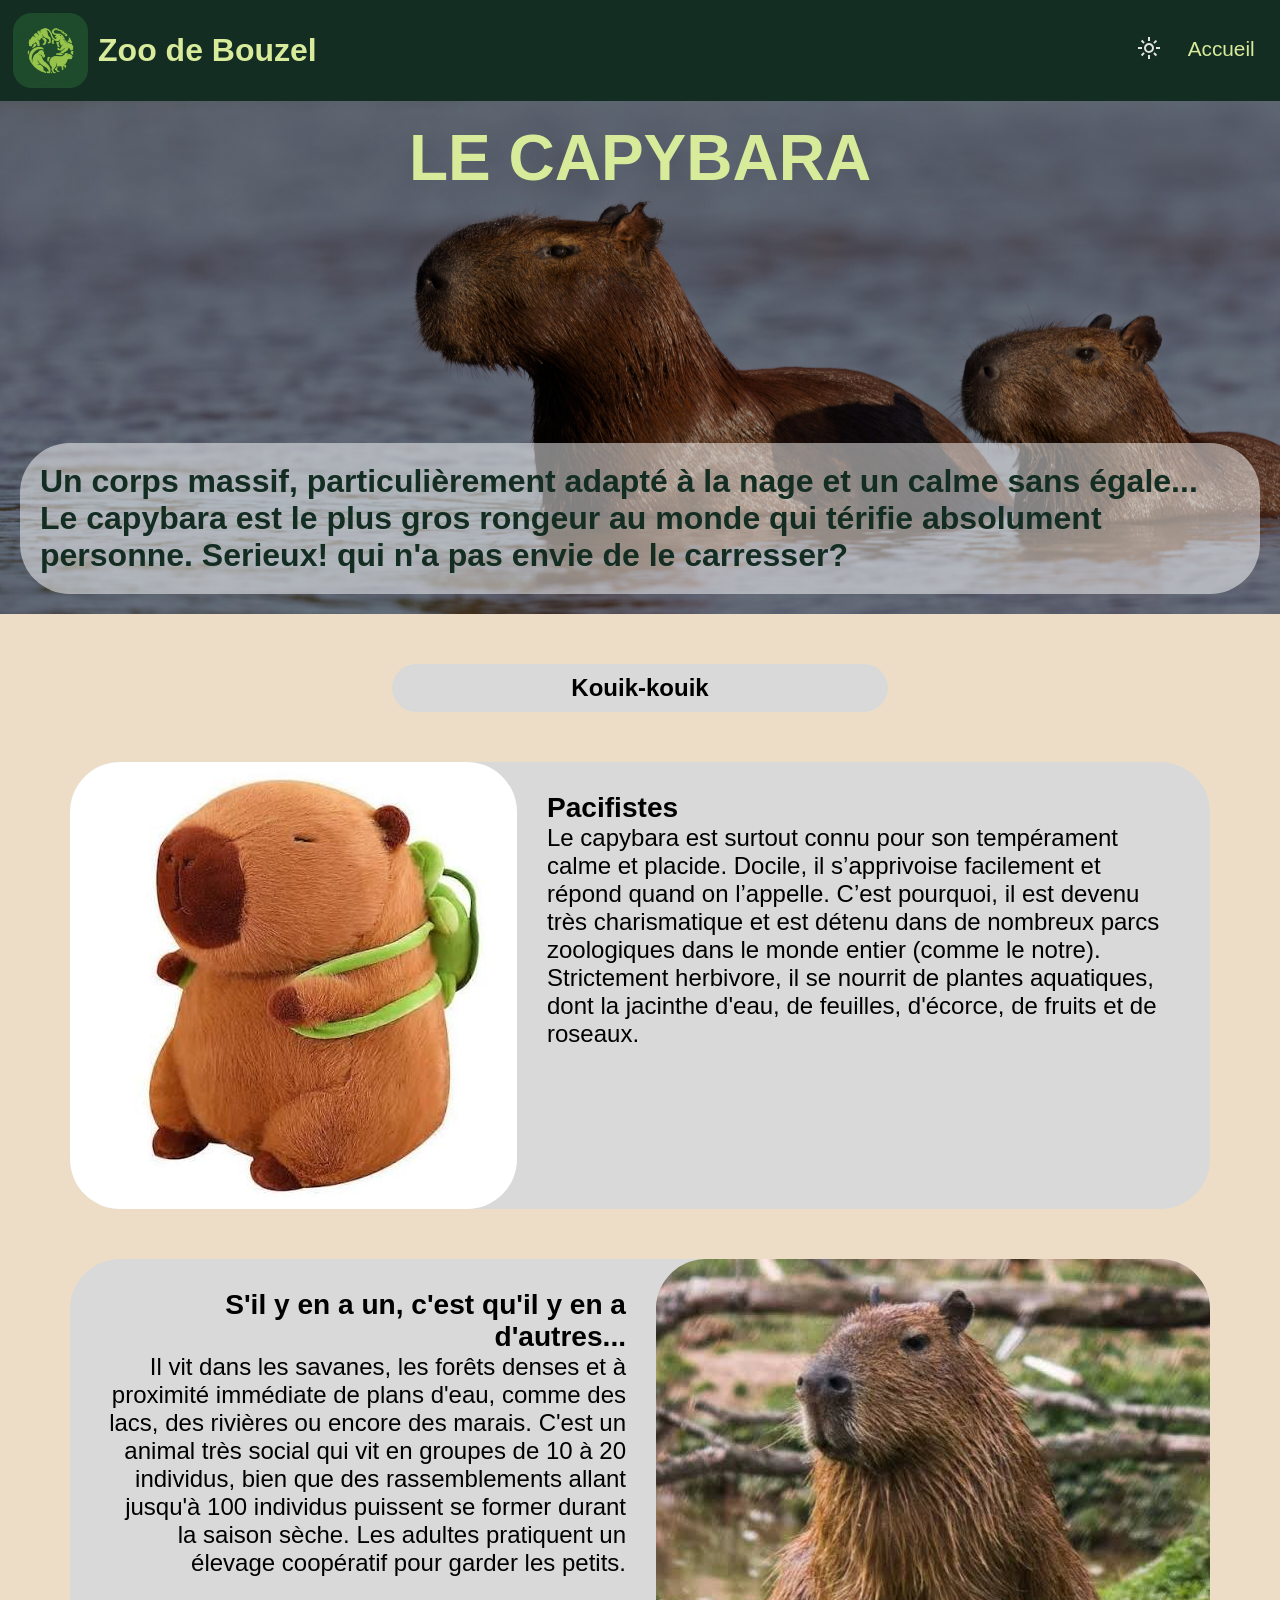
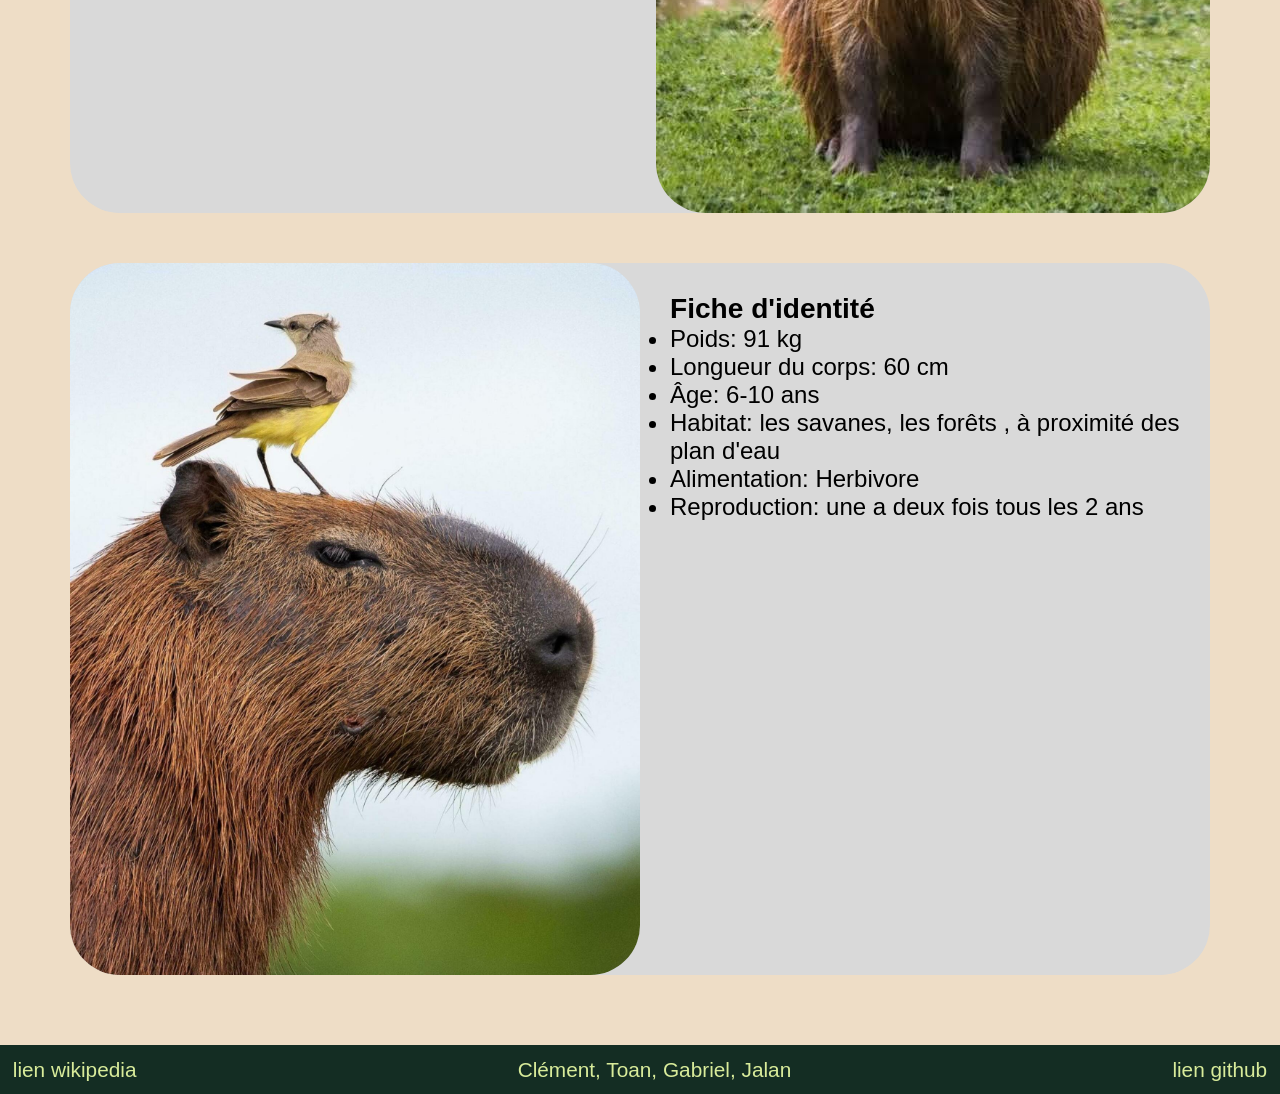
<file: pages/animalToan.html>
<!DOCTYPE html>
<html  lang="fr">
<head>
    <meta charset="UTF-8">
    <meta name="viewport" content="width=device-width, initial-scale=1.0">
    <link rel="icon" type="image/png" href="../Autres/logo.png">
    <link rel="stylesheet" href="../css/global.css">
    <link rel="stylesheet" id="theme" href="../css/light.css">
    <link rel="stylesheet" href="../css/animalToan.css">
    <script src="../js/theme-changer.js" defer></script>
    <title>Zoo de Bouzel - Capybara</title>
</head>
<body>
<header>
        <img alt="Logo du Zoo" id="logo_header" src="../Autres/logo.png">
        <h1 id = "titre">Zoo de Bouzel</h1>
        <button aria-label="Changer le thème" class ="in_header" id="themeChanger" type="button"> <!-- Bouton pour changer le thème / aria-label permet de décrire l'objectif du bouton et aria-hidden="true" permet de cacher le contenu du bouton pour les utilisateurs de lecteurs d'écran -->
            <span aria-hidden="true">
                <svg xmlns="http://www.w3.org/2000/svg" viewBox="0 0 24 24" height="24px" width="24px" fill="#e3e3e3"><path d="M12,21q-3.75,0-6.38-2.63T3,12T5.63,5.63T12,3q0.35,0 0.69,0.02q0.34,0.02 0.66,0.07q-1.03,0.73-1.64,1.89T11.1,7.5q0,2.25 1.57,3.82T16.5,12.9q1.38,0 2.53-0.61t1.88-1.64q0.05,0.33 0.07,0.66T21,12q0,3.75-2.63,6.38T12,21Zm0-2q2.2,0 3.95-1.21t2.55-3.16q-0.5,0.13-1,0.2t-1,0.08q-3.07,0-5.24-2.16Q9.1,10.58 9.1,7.5q0-0.5 0.08-1t0.2-1Q7.43,6.3 6.21,8.05T5,12q0,2.9 2.05,4.95T12,19Zm-0.25-6.75Z"/></svg>
                <svg xmlns="http://www.w3.org/2000/svg" viewBox="0 0 24 24" height="24px" width="24px" fill="#e3e3e3"><path d="M14.13,14.13Q15,13.25 15,12T14.13,9.88T12,9T9.88,9.88T9,12t0.88,2.13T12,15t2.13-0.88ZM8.46,15.54Q7,14.08 7,12Q7,9.92 8.46,8.46T12,7t3.54,1.46T17,12t-1.46,3.54T12,17q-2.07,0-3.54-1.46ZM5,13H1V11H5v2Zm18,0H19V11h4v2ZM11,5V1h2V5H11Zm0,18V19h2v4H11ZM6.4,7.75L3.88,5.32L5.3,3.85l2.4,2.5L6.4,7.75Zm12.3,12.4l-2.42-2.52l1.32-1.38l2.52,2.43L18.7,20.15ZM16.25,6.4l2.43-2.52L20.15,5.3l-2.5,2.4l-1.4-1.3ZM3.85,18.7l2.53-2.43L7.75,17.6L5.33,20.13L3.85,18.7ZM12,12Z"/></svg>
            </span>
        </button>
        <a class= "in_header" href="../index.html">Accueil</a>
    </header> 
    <section id="box1">  
            <h2 id="titre_capybara">LE CAPYBARA</h2>
            <p id="intro">
                Un corps massif, particulièrement adapté à la nage et un calme sans égale... Le capybara est le plus gros rongeur au monde qui térifie absolument personne. Serieux! qui n'a pas envie de le carresser?
            </p>      
    </section>
    <!--Contenue pricipal-->
    <main class="conteneur">
        <h2 class="titre-section">Kouik-kouik</h2>
        <!--Carte 1-->
        <section class="card">
            <img class="animal" alt="peluche de capybara" src="../Autres/capybara3.jpg">
            <div class="content">
                <h3>Pacifistes</h3>
                <p>
                    Le capybara est surtout connu pour son tempérament calme et placide. Docile, il s’apprivoise facilement et répond quand on l’appelle. C’est pourquoi, il est devenu très charismatique et est détenu dans de nombreux parcs zoologiques dans le monde entier (comme le notre).
                    Strictement herbivore, il se nourrit de plantes aquatiques, dont la jacinthe d'eau, de feuilles, d'écorce, de fruits et de roseaux.
                </p>
            </div>
        </section>
        <!--Carte 2-->
        <section class="card inverse" id="reverse_card">
            <img class="animal" alt="image random de capybara" src="../Autres/capybara4.jpg">
            <div class="content">
                <h3> S'il y en a un, c'est qu'il y en a d'autres...</h3>
                <p>
                    Il vit dans les savanes, les forêts denses et à proximité immédiate de plans d'eau, comme des lacs, des rivières ou encore des marais. C'est un animal très social qui vit en groupes de 10 à 20 individus, bien que des rassemblements allant jusqu'à 100 individus puissent se former durant la saison sèche. Les adultes pratiquent un élevage coopératif pour garder les petits.
                </p>
            </div>
        </section>
        <!--carte 3-->
        <section class="card">
            <img class="animal" alt="capybara avec oiseau sur la tête" src="../Autres/capybara5.jpg">
            <div class="content">
                <h3>Fiche d'identité</h3>
                <ul>
                    <li>Poids: 91 kg</li>
                    <li>Longueur du corps: 60 cm</li>
                    <li>Âge: 6-10 ans</li>
                    <li>Habitat: les savanes, les forêts , à proximité des plan d'eau</li>
                    <li>Alimentation: Herbivore</li>
                    <li>Reproduction: une a deux fois tous les 2 ans</li>
                </ul>
            </div>
        </section>
    </main>
    <footer>
        <a class="in_footer" href="https://fr.wikipedia.org/wiki/Hydrochoerus_hydrochaeris">lien wikipedia</a>
        <p class="in_footer">Clément, Toan, Gabriel, Jalan</p>
        <a class="in_footer" href="https://github.com/Clement-Barre/Projet-R1.02">lien github</a>
    </footer>
</body>
</html>
</file>
<file: css/global.css>
* {
  box-sizing: border-box;
  margin: 0;
  padding: 0;
}
body {
  font-family: "Helvetica Neue", Helvetica, Arial, sans-serif;
  margin: 0px;
}

header {
	position:sticky;
	z-index: 10;
	top:0px;
	left:0px;
	padding: 1%;

	
	display:flex;
	flex-direction: row;
	
	justify-content: space-between;
	align-items: center;
}

footer {
	display:flex;
	flex-direction: row;
	justify-content: space-between;
}

.in_header {
	
	color:#D8EB9A;
	padding: 1%;
	margin: 0px;
	text-decoration: none;
	text-align: center;
	border-bottom: 2px solid;
	border-color: #d8eb9a00;

	font-size: 130%;
	transition: 0.5s;
}

.in_footer{
	color:#D8EB9A;
	padding: 1%;
	margin: 0px;
	text-decoration: none;
	text-align: center;
	font-size: 130%;
}

#logo_header {
	max-width : 6%;
	height: auto;
	transition: 0.5s; 
}
#logo_header:hover {
	transform: scale(1.1);
}
#titre{
	text-align: left;
	font-size:200%;
	margin: 0px;
	height: 100%;
	width: 100%;
	padding-left: 10px;
}

.conteneur {
  max-width: 1440px;
  margin: 0 auto;
  padding: 20px;
}

a {
	text-decoration: none;
}
</file>
<file: css/index.css>
#box1 {
    background-image: url(../Autres/entree_zoo.png);
    border-image: linear-gradient(rgba(0, 0, 0, 0.4), rgba(0, 0, 0, 0.4)) fill 1;
    background-position: 50% 20%;
    background-repeat: no-repeat;
    background-attachment: absolute;
    background-size: cover;
    

    height : 200%;
    z-index: 1;

    display: flex;
    flex-direction: column;
    justify-content: space-between;
    
    padding: 20px;
    margin: 0px;
    color:#D8EB9A;
    font-size: 200%;
    font-weight:bold;
}

h2 {
    margin-bottom: 20%;
    font-size: 200%;
    font-weight:bold;
}
#intro {
    color: #142D23;
    border-radius: 50px;
    background: rgba(255, 255, 255, 0.5);
    padding: 20px;
}

/*-------------------------------------------------box2---------------------------------------*/
#box2 {
    display: flex;
    flex-direction: row;
    justify-content: space-around;
    flex-wrap: wrap;
    z-index: 2;
}
.switch_box {
    position: relative;
    border-radius: 50px;
    font-size: 100%;
    max-width: 900px;
    min-height: 400px;
    min-width: 300px;

    display: flex;
    flex-direction: row;
    justify-content: space-between;
    margin: 20px;
}
.image_switch {
    position: absolute;
    top: 0;
    left: 0;
    z-index: 2;
    max-width: 50%;
    width: 50%;
    height: 100%;
    border-radius: 50px;

    background-size: cover;
    background-repeat: no-repeat;
    background-attachment: absolute;
    background-position: 60% 50%;

    transition: 0.5s;
}

#image_panthere {
    background-image: url(../Autres/Snow_leopard_portrait.jpg);
}
#image_capybara {
    background-image: url(../Autres/capybara1.jpg);
}
#image_orangoutan {
    background-image: url(../Autres/orangoutan.jpg);
}
#image_tigre {
    background-image: url(../Autres/imgTigre/tigre1.jpg);
}



.text_box_left {
    position: relative;
    padding: 20px;
    width: 40%;
    text-align: right;
    display: flex;
    flex-direction: column;
    justify-content: center;
    background:0;
    transition: 0.5s;
    font-size: 110%;
}

.text_box_right {
    position: relative;
    display: flex;
    width: 40%;
    flex-direction: column;
    justify-content: center;
    text-align: left;
    padding: 20px;
    font-size: 250%;
    transition: 0.5s;
}

@media (min-width: 2200px) {
    .switch_box {
        max-width: 1050px;
    }
}
@media (max-width: 520px) {
    .text_box_right {
        font-size: 130%;
    }
}

/*-------------------------------------------------box3---------------------------------------*/
#box3 {
    display: flex;
    flex-direction: column;
    align-items: center;
    z-index: 2;
}

#horaires {

    border-bottom: solid 5px;
    width: 90%;
    text-align: center;
    margin: 0px;
    padding: 20px;
}

.vacances {
    margin: 0px;
    padding: 20px;
    width: 90%;
    text-align: left;
}



table {
    width: 100%;
	border: solid 1px;
    border-collapse: collapse;
    background-color: #D9D9D9 ;
    padding : 0px
}

td {
    text-align: center;
    padding : 2px;
	border: solid 1px;
}

@media (max-width: 520px) {
    .vacances {
        width: 95%;
    }
}

/*-------------------------------------------------box4---------------------------------------*/
#box4 {
    display: flex;
    flex-direction: row;
    justify-content: space-around;
    align-items: center;
    flex-wrap: wrap;
    padding-bottom: 20px;
}

#tarif {
    border-bottom: solid 5px;
    width: 90%;
    text-align: center;
    margin: 0px;
    padding: 20px;
}

.type_tarif {
    width: 45%;
    display: flex;
    flex-direction: column;
    align-items: left;
    padding: 20px;
}

.type {
    text-align: left;
    width: 100%;
    background: #FFFFFF;
    border-radius: 15px;
    font-size: 150%;
    padding:10px;
}

.nb_personnes {
    font-size: 90%;
    margin-left: 10%;
}

#video_box {
    
    display: flex;
    flex-direction: row;
    justify-content: left;
    align-items: top;
    flex-wrap: wrap;
    margin: 20px;
    padding: 20px;
    border-radius: 50px;
}

#first_video {
    border-top-left-radius: 50px;
    border-top-right-radius: 50px;
    width: 60%;
}

#video_box_right {
    position: relative;
    padding: 25px;
    width: 40%;
    font-size: 200%;
    top:0;
}
#video_link {
    position: absolute;
    bottom: 0px;
}
/*----------formulaire------------------------------------------------------------------------------*/
form h2 {

    text-align: center;
    margin: 20px;
    padding: 20px;
}
form{
    margin: 20px;
    display:flex;
    flex-direction: column;
    align-items: center;
}
form label {
  display: block;
  margin: 1rem 0 0.3rem;
}
form input,textarea {
  padding: 5px;
  font: inherit;
  border: 1.5px solid #b9a98c;
  border-radius: 8px;
}
form input[type="submit"] {
  margin-top: 1rem;
  background-color: #b9a98c;
  color: white;
  border: none;
}


@media (max-width: 520px) {
    .type {
        text-align: center;
    }
    .type_tarif {
        align-items: center;
        width: 40%;
        
    }
}
@media (max-width: 1300px) {
    #video_box_right {
        width: auto;
    }
    #first_video {
    width: 100%;
}
}
</file>
<file: css/light.css>
/*-----------------------------------global-----------------------------------------------------*/
header{
  	background: #142D23;

}
footer {
	background: #142D23;
}
body{
  color: #000000;

  background-color: #EEDDC6;

}

.in_header {
  background: #142D23;
  color:#D8EB9A;

}
.in_header:hover {
	border-color: #D8EB9A;
}
.in_footer{
	color:#D8EB9A;
}
#titre{
	color:#D8EB9A;
}
/*-----------------------------------index.html-----------------------------------------------------*/
#box1{
  color:#D8EB9A;
}
.switch_box{
  background: #D9D9D9;
}
.switch_box:hover {
    .image_switch {
        translate:  100%;
    }
    .text_box_left {
        color:#000000;
    }
    .text_box_right {
        color:#00000000;
    }
}
.text_box_left{
  color: #000000;
}
.text_box_right{
  color:#000000;
}
#box2{
  background: #E7EDDB;

}
#box3{
  background: #EEDDC6;

}
#horaires{
  color: #866941;
}
#box4{
      background: #E7EDDB;

}
#tarif{
      color: #142D23;

}
#video_box{
  background: #D9D9D9;
}

#themeChanger svg:first-child {
    display: none;
}
</file>
<file: css/animalClement.css>
html{
    background-color: #EEDDC6;
}
p{
    font-family:sans-serif;
}
header {
    z-index: 1;
}
h3{
    font-family:sans-serif;
}

.card{
    display: flex;
    background-color: #d9d9d9;
    border-radius: 50px;
    margin: 50px;    
}

h2{
    margin: 30px 30%;
    padding: 10px;
    background-color:#d9d9d9;
    text-align: center;
    border-radius: 50px;
}

#bg_leopard{   
    width: 100% ;
    height: 600px ;
    object-fit: cover;
    object-position: center;
    filter: brightness(0.5);
}
#reverse_card{
    flex-direction: row-reverse;
    
}

#title_animal{
    font-family:regular;
    position: absolute;
    top: 50%;
    left: 50%;
    transform: translate(-50%, -100%);
    font-size: 5rem;
    color: #a3c962;
}
#sub_title{
    
    margin-top: 50px;
    position: absolute;
    top: 60%;
    font-size: 1.5rem;
    color: #a3c962;
}
#id_card{
    display: flex;
    flex-direction: column;
    justify-content: center;}

.image_title{

    text-align: center;
    color: #a3c962;
}
.content{
    padding: 30px;
}
.leopard{
    width: 35%;
    object-fit: cover;
    object-position: center;
    border-radius: 50px;
}
@media screen and (max-width: 768px) {
    #sub_title{
        font-size: 1rem;
        margin:20px;
    }
    #reverse_card{
        flex-direction: column;
    }
    .card{
        flex-direction: column;
    }
    .leopard{
        width: 80%;
        align-self: center;
        margin: 20px;
    }

}
</file>
<file: css/animalGabriel.css>
html{
    background-color: #EEDDC6;
}
p{
    font-family:sans-serif;
}
header {
    z-index: 1;
}
h3{
    font-family:sans-serif;
}

.card{
    display: flex;
    background-color: #d9d9d9;
    border-radius: 50px;
    margin: 50px;    
}

h2{
    margin: 30px 30%;
    padding: 10px;
    background-color:#d9d9d9;
    text-align: center;
    border-radius: 50px;
}

#bg_monkey{   
    width: 100% ;
    height: 600px ;
    object-fit: cover;
    object-position: center;
    filter: brightness(0.5);
}
#reverse_card{
    flex-direction: row-reverse;
    
}

#titre_animal{
    font-family:regular;
    position: absolute;
    top: 50%;
    left: 50%;
    transform: translate(-50%, -100%);
    font-size: 5rem;
    color: #a3c962;
}
#sous_titre{
    
    margin-top: 50px;
    position: absolute;
    top: 60%;
    font-size: 1.5rem;
    color: #a3c962;
}
#id_card{
    display: flex;
    flex-direction: column;
    justify-content: center;}

.image_titre{

    text-align: center;
    color: #a3c962;
}
.content{
    padding: 30px;
}
.monkey{
    width: 35%;
    object-fit: cover;
    object-position: center;
    border-radius: 50px;
}
@media screen and (max-width: 768px) {
    #sous_titre{
        font-size: 1rem;
        margin:20px;
    }
    #reverse_card{
        flex-direction: column;
    }
    .card{
        flex-direction: column;
    }
    .monkey{
        width: 80%;
        align-self: center;
        margin: 20px;
    }

}
</file>
<file: css/animalJalan.css>
.card{
    display: flex;
    background-color: #d9d9d9;
    border-radius: 50px;
    margin: 50px;    
}

h2{
    margin: 30px 30%;
    padding: 10px;
    background-color:#d9d9d9;
    text-align: center;
    border-radius: 50px;
}

#reverse_card{
    flex-direction: row-reverse;
}

#titre_animal{
    font-family:regular;
    position: absolute;
    top: 50%;
    left: 50%;
    transform: translate(-50%, -100%);
    font-size: 5rem;
    color: #a3c962;
}


.image_titre{
  background: url("../Autres/imgTigre/tigre4.jpg") center/cover no-repeat;
  color: rgb(255, 255, 255);
  text-align: center;
  padding: 300px 100px;
}

/* Titre en forme de courbe */
.titre {
    position: absolute;
    padding-top: 100px;
    font-size: 5rem;
    fill: #a3c962;
}
#curv{
    fill: transparent;
}

#sous_titre{
    color:#a3c962;
    background-color: rgba(0, 0, 0, 0.5);
    padding: 10px;
    border-radius: 50px; 
    font-size: 1.5rem;
}

.content{ 
    padding: 30px; 
    font-size: 1.2rem;
} 
.content p{
    position: relative;
    text-align: justify; /
}
.animal{
    width: 35%;
    object-fit: cover;
    object-position: center;
    border-radius: 50px; 
    transition: 0.5s;
}
.animal:hover{
    transform: scale(1.1);
}
@media screen and (max-width: 768px) {
    #sous_titre{
        font-size: 1rem;
        margin:20px;
    }
    #reverse_card{
        flex-direction: column;
    }
    .card{
        flex-direction: column;
    }
    .animal{
        width: 80%;
        align-self: center;
        margin: 20px;
    }

}
</file>
<file: css/animalToan.css>
#box1 {
    background-image: url(../Autres/capybara2.jpg);
    border-image: linear-gradient(rgba(0, 0, 0, 0.4), rgba(0, 0, 0, 0.4)) fill 1;
    background-position: 50% 47%;
    background-repeat: no-repeat;
    background-attachment: absolute;
    background-size: cover;
    
    height : 200%;
    z-index: 1;

    display: flex;
    flex-direction: column;
    justify-content: space-between;
    
    padding: 20px;
    margin: 0px;
    color:#D8EB9A;
    font-size: 200%;
    font-weight:bold;
}

#titre_capybara {
    margin-bottom: 20%;
    font-size: 200%;
    font-weight:bold;
    text-align: center;
}
#intro {
    color: #142D23;
    border-radius: 50px;
    background: rgba(255, 255, 255, 0.5);
    padding: 20px;
}


.card{
    display: flex;
    background-color: #d9d9d9;
    border-radius: 50px;
    margin: 50px;    
}

.titre-section{
    margin: 30px 30%;
    padding: 10px;
    background-color:#d9d9d9;
    text-align: center;
    border-radius: 50px;
}

#bg_monkey{   
    width: 100% ;
    height: 600px ;
    object-fit: cover;
    object-position: center;
    filter: brightness(0.5);
}
#reverse_card{
    flex-direction: row-reverse;
    .content{
        text-align: right; 
        font-size: 150%;

    }
    
}

#titre_animal{
    font-family:regular;
    position: absolute;
    top: 50%;
    left: 50%;
    transform: translate(-50%, -100%);
    font-size: 5rem;
    color: #a3c962;
}
#sous_titre{
    
    margin-top: 50px;
    position: absolute;
    top: 60%;
    font-size: 1.5rem;
    color: #a3c962;
}

.content{
    padding: 30px;
    font-size: 150%;
}
.animal{
    width: 50%;
    object-fit: cover;
    object-position: center;
    border-radius: 50px;
}
@media screen and (max-width: 768px) {
    #sous_titre{
        font-size: 1rem;
        margin:20px;
    }
    #reverse_card{
        flex-direction: column;
    }
    .card{
        flex-direction: column;
    }
    .animal{
        width: 80%;
        align-self: center;
        margin: 20px;
    }

}
</file>
